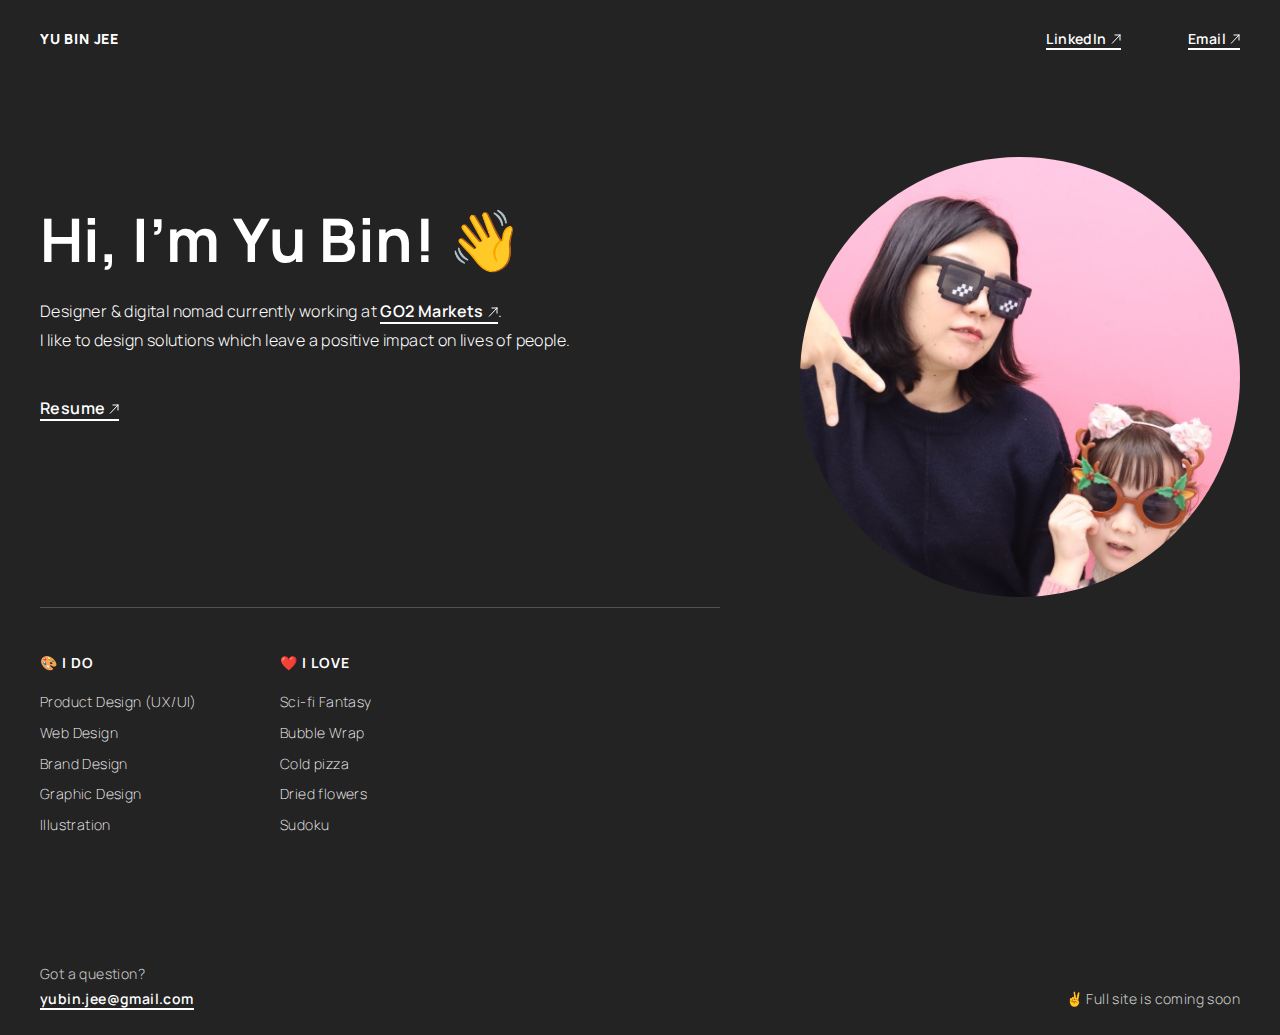
<file: index.html>
<!doctype html>
<html lang="en">

    <head>
        <title>Yu Bin Jee - UX Designer</title>
        <meta charset="utf-8">
        <meta name="viewport" content="width=device-width, initial-scale=1">
        <meta name="Description" content="UX designer & digital nomad currently working at GO2 Markets. I like to design solutions which leave a positive impact on lives of people.">

        <meta property="og:title" content="Yu Bin Jee - UX Designer">
        <meta property="og:description" content="UX designer & digital nomad currently working at GO2 Markets. I like to design solutions which leave a positive impact on lives of people.">

        <!-- favicon -->
        <link rel="apple-touch-icon" sizes="180x180" href="assets/icon/favicon_io/apple-touch-icon.png">
        <link rel="icon" type="image/png" sizes="32x32" href="assets/icon/favicon_io/favicon-32x32.png">
        <link rel="icon" type="image/png" sizes="16x16" href="assets/icon/favicon_io/favicon-16x16.png">
        <link rel="manifest" href="/site.webmanifest">

        <!-- stylesheet -->
        <link rel="stylesheet" type="text/css" href="css/new.css">

        <!-- Google Font -->
        <link rel="preconnect" href="https://fonts.googleapis.com">
        <link rel="preconnect" href="https://fonts.gstatic.com" crossorigin>
        <link href="https://fonts.googleapis.com/css2?family=Manrope:wght@200;300;400;500;600;700;800&display=swap" rel="stylesheet">

        <!-- Global site tag (gtag.js) - Google Analytics-->
        <script async src="https://www.googletagmanager.com/gtag/js?id=UA-143261376-1"></script>
        <script>
        window.dataLayer = window.dataLayer || [];
        function gtag(){dataLayer.push(arguments);}
        gtag('js', new Date());
        gtag('config', 'UA-143261376-1');
        </script>

    </head>

    <body>
      <header class="container">
        <a href="index.html" class="logo">Yu Bin Jee</a>
        <div>
          <a href="https://www.linkedin.com/in/yubinjee/" target="_blank" title="Visit my LinkedIn page" class="link-arrow social">LinkedIn</a>
          <a href="mailto:yubin.jee@gmail.com" title="Send an email to me" class="link-arrow social">Email</a>
        </div>
      </header>
        
      <main class="container">
        <div class="text-container">

          <section>
            <h1>Hi, I’m Yu Bin! <span class="hand">👋</span></h1>
            <p class="subtitle">Designer & digital nomad currently working at <a class="link-arrow" href="https://go2-markets.com/" target="_blank" title="Visit website of GO2 Markets">GO2 Markets</a>. <span class="is--hidden-mobile"><br></span>I like to design solutions which leave a positive impact on lives of people.</p>
            <a href="assets/files/yubinjee-resume.pdf" target="_blank" title="View my resume" class="link-arrow">Resume</a>
          </section>

          <section class="has--top-border">
            <ul class="list-wrapper">
              <li><span class="cap-title">🎨 I do</span>
                <ul>
                  <li>Product Design (UX/UI)</li>
                  <li>Web Design</li>
                  <li>Brand Design</li>
                  <li>Graphic Design</li>            
                  <li>Illustration</li>
                </ul>
              </li>
              <li><span class="cap-title">❤️ I love</span>
                <ul>
                  <li>Sci-fi Fantasy</li>
                  <li>Bubble Wrap</li>
                  <li>Cold pizza</li>
                  <li>Dried flowers</li>
                  <li>Sudoku</li>
                </ul>
              </li>
            </ul>
          </section>
          
        </div>

        <div class="img-container">
          <picture>
            <source srcset="assets/img/yubinjee.jpeg" media="(max-width: 1024px)">
            <source srcset="assets/img/yubinjee.jpeg" media="(min-width: 1025px)">
            <img src="assets/img/yubinjee.jpeg" class="img" alt="Photo of me" />            
          </picture>
        </div>

      </main>

      <footer class="container">
        <section>
          <p>Got a question?</p>
          <a href="mailto:yubin.jee@gmail.com" title="Send an email to me">yubin.jee@gmail.com</a>
        </section>
        <section>
          <p>✌️ Full site is coming soon</p>
        </section>       
      </footer>

    </body>

</html>
</file>
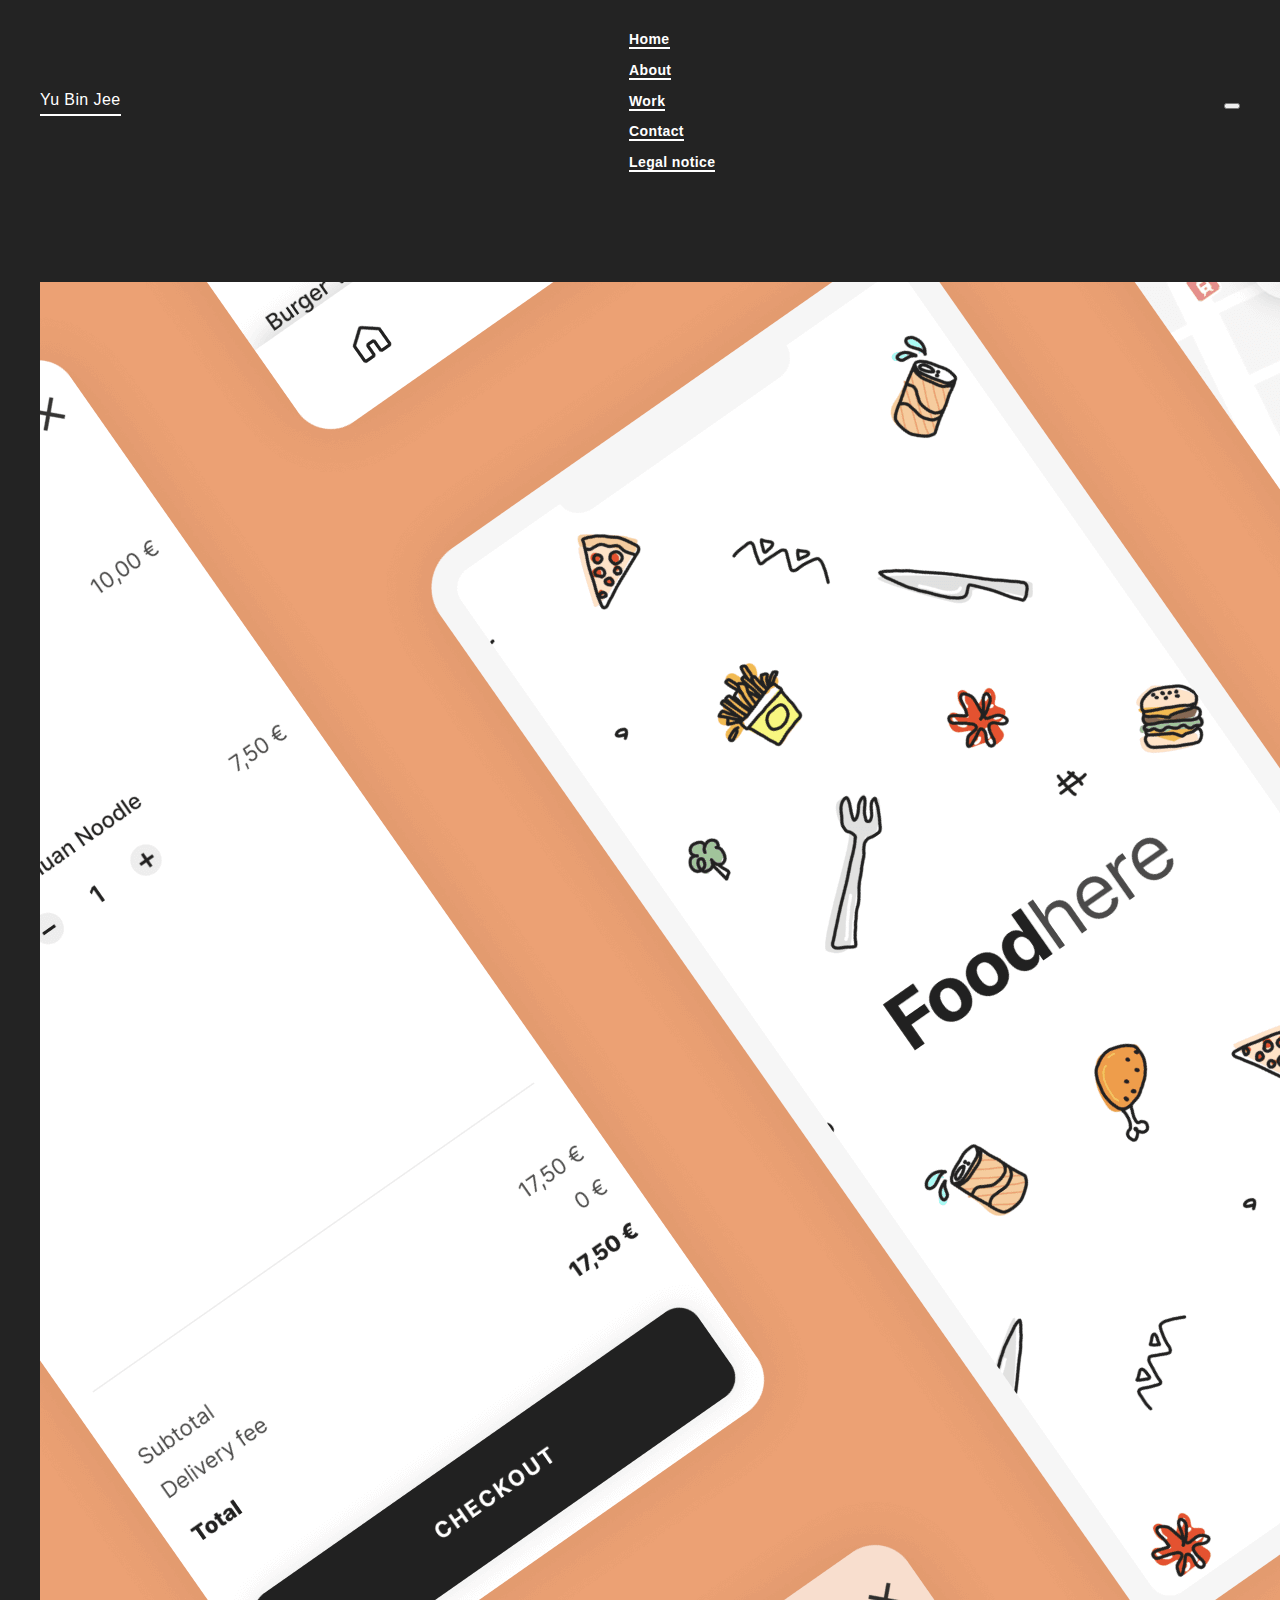
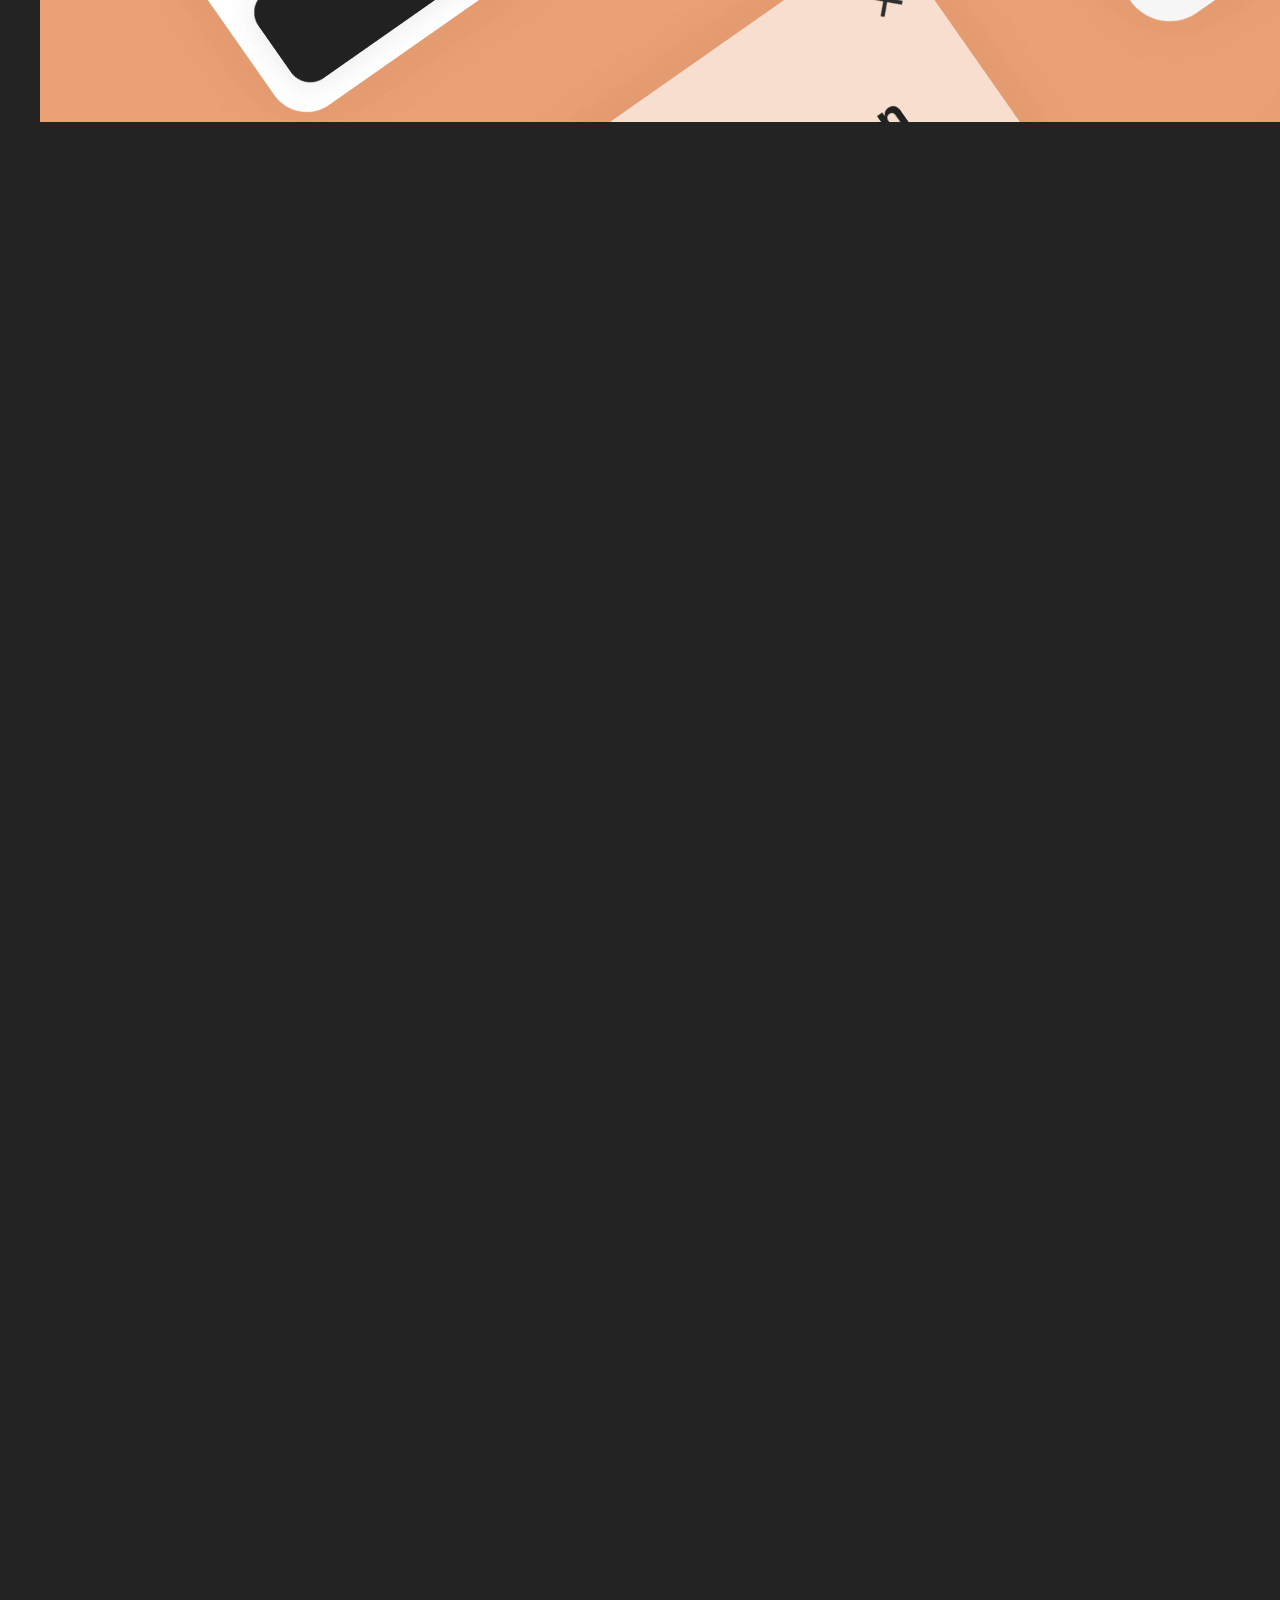
<file: foodhere.html>
<!doctype html>
<html lang="en">

    <head>
        <title>Project: Foodhere</title>
        <meta charset="utf-8">
        <meta name="viewport" content="width=device-width, initial-scale=1">
        <meta name="Description" content="Designer based in Berlin and who loves building things that live on the internet.">

        <meta property="og:title" content="Project: Foodhere">
        <meta property="og:description" content="Designer based in Berlin and who loves building things that live on the internet.">
        <meta property="og:image" content="assets/img/preview.png">

        <!-- favicon -->
        <link rel="apple-touch-icon" sizes="180x180" href="assets/icon/favicon_io/apple-touch-icon.png">
        <link rel="icon" type="image/png" sizes="32x32" href="assets/icon/favicon_io/favicon-32x32.png">
        <link rel="icon" type="image/png" sizes="16x16" href="assets/icon/favicon_io/favicon-16x16.png">
        <link rel="manifest" href="/site.webmanifest">

        <!-- stylesheet -->
        <link rel="stylesheet" type="text/css" href="css/main.css">

        <!-- Global site tag (gtag.js) - Google Analytics -->
        <script async src="https://www.googletagmanager.com/gtag/js?id=UA-143261376-1"></script>
        <script>
        window.dataLayer = window.dataLayer || [];
        function gtag(){dataLayer.push(arguments);}
        gtag('js', new Date());
        gtag('config', 'UA-143261376-1');
        </script>

    </head>

    <body class="yb_project-page__foodhere">

        <header class="yb_container yb_header" id="myHeader">

            <!-- Logo -->
            <a href="index.html" class="yb_header-global__logo" title="Homepage">
                <p class="yb_header-global__logo-name">Yu Bin Jee</p>
            </a>

            <!-- Navigation -->
            <nav class="yb_navigation-global" role="navigation">
                <ul class="yb_navigation-global__list">
                    <li class="yb_navigation-global__list-item">
                        <a class="yb_navigation-global__list-item-link" href="index.html" title="Homepage">
                            Home
                        </a>
                    </li>
                    <li class="yb_navigation-global__list-item">
                        <a class="yb_navigation-global__list-item-link" href="index.html#about" title="About me">
                            About
                        </a>
                    </li>
                    <li class="yb_navigation-global__list-item">
                        <a class="yb_navigation-global__list-item-link" href="index.html#work" title="Recent projects">
                            Work
                        </a>
                    </li>
                    <li class="yb_navigation-global__list-item">
                        <a class="yb_navigation-global__list-item-link" href="index.html#contact" title="Contact me">
                            Contact
                        </a>
                    </li>
                    <li class="yb_navigation-global__list-item">
                        <a class="yb_navigation-global__list-item-link" href="legal.html" title="Legal notice">
                            Legal notice
                        </a>
                    </li>
                </ul>
        </nav>

            <div class="yb_navigation-mobile">
                <div class="yb_navigation-mobile__line"></div>
                <div class="yb_navigation-mobile__line"></div>
                <button class="yb_navigation-mobile__button" role="button" aria-label="Open and close the navigation menu" id="nav-menu-toggle"></button>
                    
            </div>

        </header>

        <main role="main" id="mainContent">

            <!-- Thumbnail -->
            <section class="yb_container__fluid yb_section-thumbnail">
                <div class="yb_section-thumbnail__img-container">
                    <!-- img size: 
                            $breakpointExtraSmall (0-599): max. 599 * 400
                            $breakpointSmall (600-1023): max. 1023 * 400
                            $breakpointMedium (1024-1440) max. 1440 * 560
                        -->
                    <picture>
                        <source srcset="assets/img/projects/foodhere/thumbnail/Big/foodhere_thumbnail_599x480.png" media="(max-width: 599px)">
                        <source srcset="assets/img/projects/foodhere/thumbnail/Big/foodhere_thumbnail_1023x640.png" media="(max-width: 1023px)">
                        <source srcset="assets/img/projects/foodhere/thumbnail/Big/foodhere_thumbnail_1440x720.png" media="(min-width: 1024px)">
                        <img src="assets/img/projects/foodhere/thumbnail/Big/foodhere_thumbnail_1440x720.png" class="yb_section-thumbnail__img-container__img" alt="Screenshots of Foodhere Mobile App" />
                    </picture>
                    <div class="yb_section-thumbnail__img-overlay">
                    </div>
                </div>
            </section>

            <!-- Brief --->
            <section class="yb_container yb_section-brief">

                <div class="col-xs-12 col-s-9 col-s-offset-3 col-sm-7 col-md-6 col-md-offset-4 col-lg-7 col-lg-offset-3 yb_section-brief__headline-container">
                    <h1 class="yb_section-brief__project-title">
                        Foodhere
                    </h1>
                    <h2 class="yb_section-brief__project-slogan">
                        Food Delivery App
                    </h2>
                </div>

                <div class="col-xs-12 col-s-2 col-sm-offset-1 col-md-3 col-md-offset-1 yb_section-brief__notes-container">
                    <div class="yb_section-brief__notes">
                        <h3 class="yb_section-brief__notes-headline">
                            Year
                        </h3>
                        <p class="yb_section-brief__notes-paragraph">
                            2020
                        </p>
                    </div>
                    <div class="yb_section-brief__notes">
                        <h3 class="yb_section-brief__notes-headline">
                            Team
                        </h3>
                        <div>
                            <p class="yb_section-brief__notes-paragraph">
                                Yu Bin Jee
                            </p>
                        </div>
                    </div>
                    <div class="yb_section-brief__notes">
                        <h3 class="yb_section-brief__notes-headline">
                            Role
                        </h3>
                        <p class="yb_section-brief__notes-paragraph">
                            UX/UI, illustration
                        </p>
                    </div>
                </div>

                <div class="col-xs-12 col-s-9 col-s-offset-3 col-sm-7 col-md-6 col-md-offset-4 col-lg-7 col-lg-offset-3 yb_section-brief__text-container">
                    <p>
                        This is not a real project which I did just for a little bit fun.
                        <br>I designed an UI for food delivery mobile app and added some food illustrations.
                        <br>This app should help users to browse through many different restaurants and have food conveniently delivered to their home.
                        <br>With the live tracking feature the users can track their order and communicate the courier if needed.
                    </p>

                </div>
            </section>

            <!-- Content --->
            <section class="yb_container yb_section-content">
                <div class="col-xs-12 col-sm-11 col-md-11 yb_section-content__img-container">
                    <img src="assets/img/projects/foodhere/mobile/foodhere_splash-screen.png" class="yb_section-content__img" alt="Screenshot of splash screen of Foodhere mobile app" />
                </div>
                <div class="col-xs-12 col-sm-11 col-md-11 yb_section-content__img-container">
                    <img src="assets/img/projects/foodhere/mobile/foodhere_home.png" class="yb_section-content__img" alt="Screenshots of home and product pages of Foodhere mobile appp" />
                </div>
                <div class="col-xs-12 col-sm-11 col-md-11 yb_section-content__img-container">
                    <img src="assets/img/projects/foodhere/mobile/foodhere_order.png" class="yb_section-content__img" alt="Screenshots of order process of Foodhere mobile app" />
                </div>
            </section>

            <!-- Next -->
            <section class="yb_container yb_section-work" id="next">
                <div class="col-xs-12 col-s-6 col-sm-8 col-lg-8">
                    <h2 class="yb_section-headline">Next</h2>
                </div>
                <article class="yb_row yb_section-work__project" id="talentroad">
                    <div class="col-xs-12 col-sm-5 yb_img-container__dynamic">
                        <a href="talentroad.html" class="yb_img-container__link__dynamic" title="Project Talentroad">
                            <!-- img size: $breakpointLarge (960-1440) max. 658 * 560 (439 * 374) -->                      
                                <img src="assets/img/projects/talentroad/thumbnail/talentroad_thumbnail_540x373.png" class="yb_img-container__img__dynamic" alt="Screenshot of Talentroad Homepage" />
                        </a>
                    </div>
                    <div class="col-xs-10 col-s-6 col-sm-3 col-sm-offset-1 yb_section-work__project-text-container">
                        <a class="yb_section-work__project-link" href="talentroad.html" title="Project Talentroad">
                            <h3 class="yb_section-work__project-headline">
                                Talentroad
                            </h3>
                            <h4 class="yb_section-work__project-paragraph">
                                Great talents deserve great companies
                            </h4>
                            <div class="yb_button yb_section-work__project-button">
                                <div class="pulsating-circle"></div>View project
                            </div>
                        </a>
                    </div>
                </article> 
            </section>
            
            <!-- footer -->
            <footer class="yb_container yb_footer-global" id="footer">
                <div class="col-xs-12 col-s-10 yb_footer-global__text-container">
                    <p class="yb_footer-global__paragraph">
                        Designed & Built by Yu Bin Jee
                    </p>
                    <p class="yb_footer-global__copyright-note">
                        © 2019 Yu Bin Jee
                    </p>
                </div>
                <a class="col-xs-12 col-s-2 yb_footer-global__navigation-item" href="legal.html" title="Legal notice">
                    Legal notice
                </a>
            </footer>      

        </main>

        <script type="text/javascript" src="js/navigation.js"></script>

    </body>

</html>
</file>
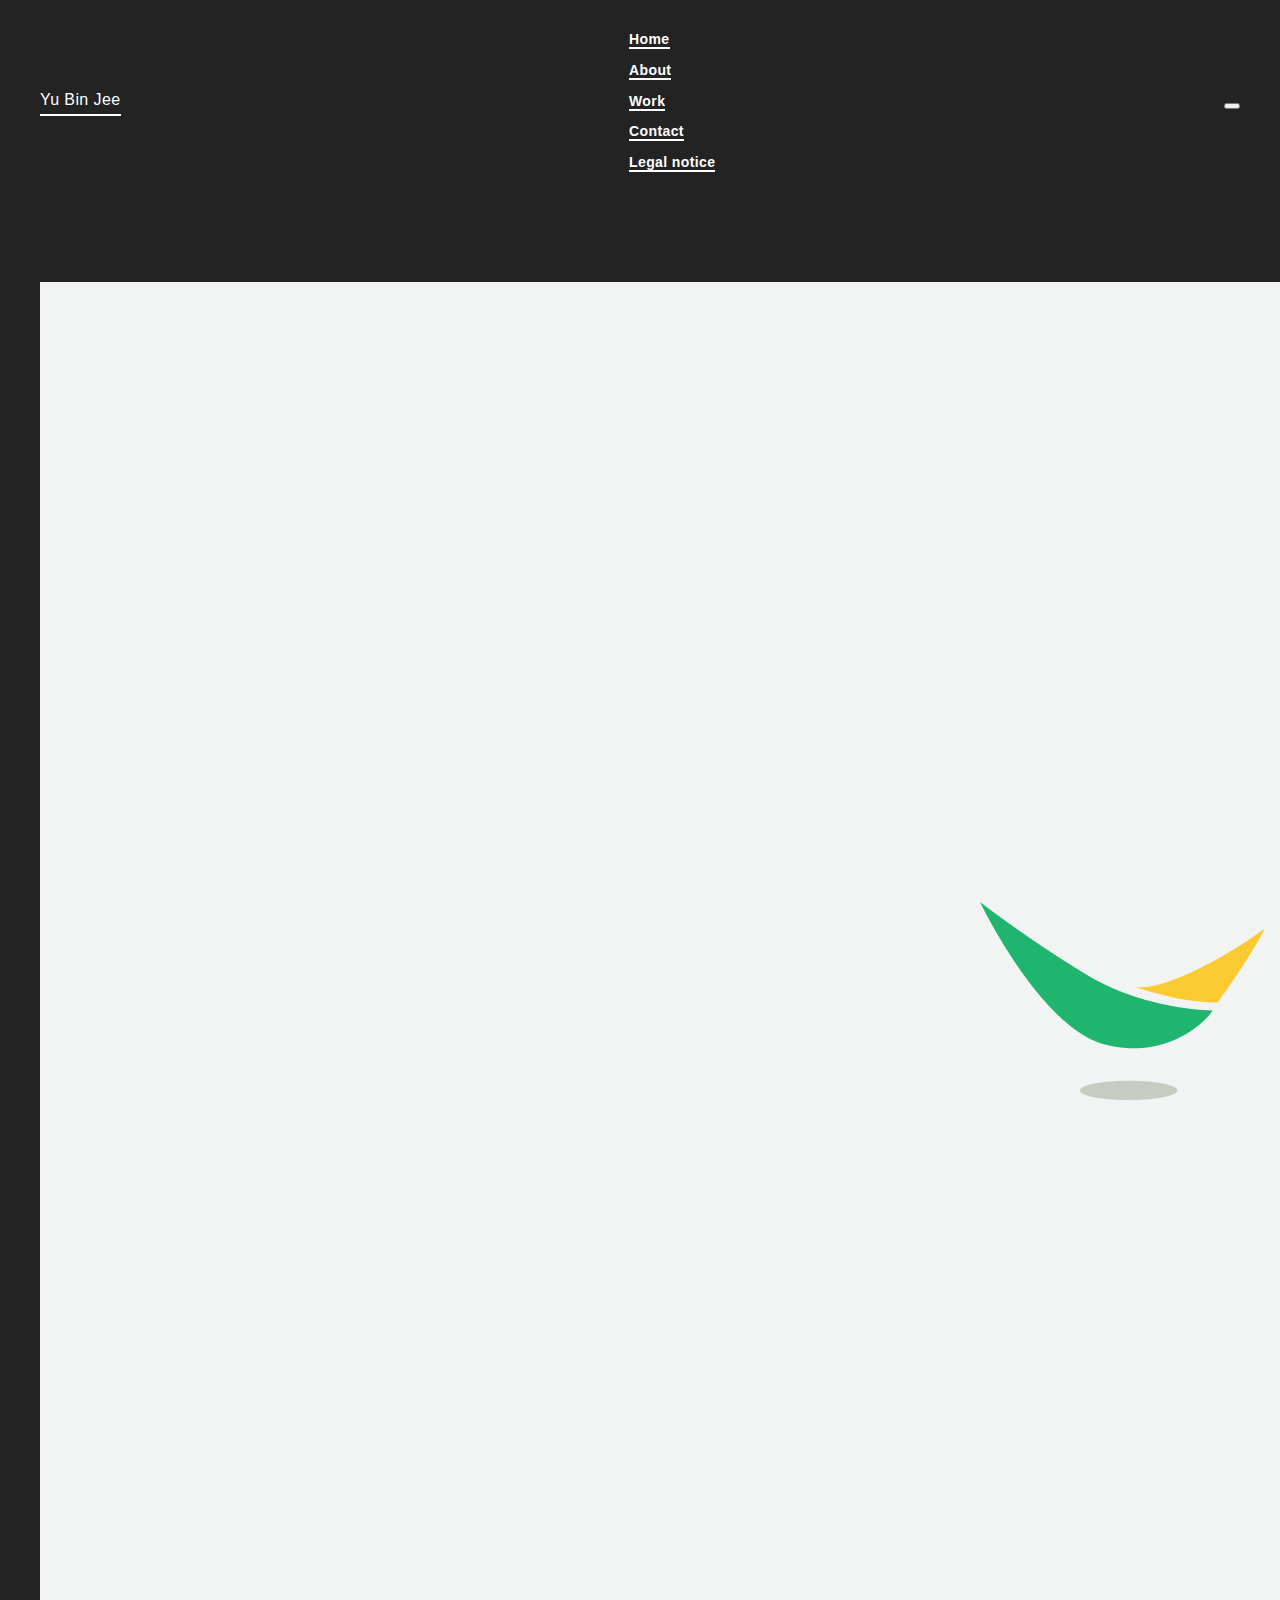
<file: hammoc.html>
<!doctype html>
<html lang="en">

    <head>
        <title>Project: Hammoc</title>
        <meta charset="utf-8">
        <meta name="viewport" content="width=device-width, initial-scale=1">
        <meta name="Description" content="Designer based in Berlin and who loves building things that live on the internet.">

        <meta property="og:title" content="Project: Hammoc">
        <meta property="og:description" content="Designer based in Berlin and who loves building things that live on the internet.">
        <meta property="og:image" content="assets/img/preview.png">

        <!-- favicon -->
        <link rel="apple-touch-icon" sizes="180x180" href="assets/icon/favicon_io/apple-touch-icon.png">
        <link rel="icon" type="image/png" sizes="32x32" href="assets/icon/favicon_io/favicon-32x32.png">
        <link rel="icon" type="image/png" sizes="16x16" href="assets/icon/favicon_io/favicon-16x16.png">
        <link rel="manifest" href="/site.webmanifest">

        <!-- stylesheet -->
        <link rel="stylesheet" type="text/css" href="css/main.css">

        <!-- Global site tag (gtag.js) - Google Analytics -->
        <script async src="https://www.googletagmanager.com/gtag/js?id=UA-143261376-1"></script>
        <script>
        window.dataLayer = window.dataLayer || [];
        function gtag(){dataLayer.push(arguments);}
        gtag('js', new Date());
        gtag('config', 'UA-143261376-1');
        </script>

    </head>

    <body class="yb_project-page__hammoc">

        <header class="yb_container yb_header" id="myHeader">

            <!-- Logo -->
            <a href="index.html" class="yb_header-global__logo" title="Homepage">
                <p class="yb_header-global__logo-name">Yu Bin Jee</p>
            </a>

            <!-- Navigation -->
            <nav class="yb_navigation-global" role="navigation">
                <ul class="yb_navigation-global__list">
                    <li class="yb_navigation-global__list-item">
                        <a class="yb_navigation-global__list-item-link" href="index.html" title="Homepage">
                            Home
                        </a>
                    </li>
                    <li class="yb_navigation-global__list-item">
                        <a class="yb_navigation-global__list-item-link" href="index.html#about" title="About me">
                            About
                        </a>
                    </li>
                    <li class="yb_navigation-global__list-item">
                        <a class="yb_navigation-global__list-item-link" href="index.html#work" title="Recent projects">
                            Work
                        </a>
                    </li>
                    <li class="yb_navigation-global__list-item">
                        <a class="yb_navigation-global__list-item-link" href="index.html#contact" title="Contact me">
                            Contact
                        </a>
                    </li>
                    <li class="yb_navigation-global__list-item">
                        <a class="yb_navigation-global__list-item-link" href="legal.html" title="Legal notice">
                            Legal notice
                        </a>
                    </li>
                </ul>
        </nav>

            <div class="yb_navigation-mobile">
                <div class="yb_navigation-mobile__line"></div>
                <div class="yb_navigation-mobile__line"></div>
                <button class="yb_navigation-mobile__button" role="button" aria-label="Open and close the navigation menu" id="nav-menu-toggle"></button>
                    
            </div>

        </header>

        <main role="main" id="mainContent">

            <!-- Thumbnail -->
            <section class="yb_container__fluid yb_section-thumbnail">
                <div class="yb_section-thumbnail__img-container">
                    <!-- img size: 
                            $breakpointExtraSmall (0-599): max. 599 * 400
                            $breakpointSmall (600-1023): max. 1023 * 400
                            $breakpointMedium (1024-1440) max. 1440 * 560
                        -->
                    <picture>
                        <source srcset="assets/img/projects/hammoc/thumbnail/big/hammoc_thumbnail_599x480.jpg" media="(max-width: 599px)">
                        <source srcset="assets/img/projects/hammoc/thumbnail/big/hammoc_thumbnail_1023x640.jpg" media="(max-width: 1023px)">
                        <source srcset="assets/img/projects/hammoc/thumbnail/big/hammoc_thumbnail_1440x720.jpg" media="(min-width: 1024px)">
                        <img src="assets/img/projects/hammoc/thumbnail/big/hammoc_thumbnail_1440x720.jpg" class="yb_section-thumbnail__img-container__img" alt="hammoc logo" />
                    </picture>
                    <div class="yb_section-thumbnail__img-overlay">
                    </div>
                </div>
            </section>

            <!-- Brief --->
            <section class="yb_container yb_section-brief">

                <div class="col-xs-12 col-s-9 col-s-offset-3 col-sm-7 col-md-6 col-md-offset-4 col-lg-7 col-lg-offset-3 yb_section-brief__headline-container">
                    <h1 class="yb_section-brief__project-title">
                        hammoc
                    </h1>
                    <h2 class="yb_section-brief__project-slogan">
                        All your links saved in one place
                    </h2>
                </div>

                <div class="col-xs-12 col-s-2 col-sm-offset-1 col-md-3 col-md-offset-1 yb_section-brief__notes-container">
                    <div class="yb_section-brief__notes">
                        <h3 class="yb_section-brief__notes-headline">
                            Year
                        </h3>
                        <p class="yb_section-brief__notes-paragraph">
                            2019 - 2020
                        </p>
                    </div>
                    <div class="yb_section-brief__notes">
                        <h3 class="yb_section-brief__notes-headline">
                            Team
                        </h3>
                        <div>
                            <p class="yb_section-brief__notes-paragraph">
                                Yu Bin Jee
                            </p>
                            <p class="yb_section-brief__notes-paragraph">
                                <a class="yb_link" href="https://de.linkedin.com/in/arnodirlam" target="_blank" title="LinkedIn profile of Arno Dirlam">Arno Dirlam</a>
                            </p>
                        </div>
                    </div>
                    <div class="yb_section-brief__notes">
                        <h3 class="yb_section-brief__notes-headline">
                            Role
                        </h3>
                        <p class="yb_section-brief__notes-paragraph">
                            Branding, UX/UI
                        </p>
                    </div>
                </div>

                <div class="col-xs-12 col-s-9 col-s-offset-3 col-sm-7 col-md-6 col-md-offset-4 col-lg-7 col-lg-offset-3 yb_section-brief__text-container">
                    <p>
                        Hammoc is an open source app to make all links you saved in your various accounts available and searchable at one place, automatically.
                        <br><br>
                        I am working on hammoc on ongoing basis and take responsibillity in all design process of hammoc.
                        
                        I designed the logo and developed a styleguide for hammoc. Currently we are working in UX strategy.
                        <br><br>
                        The work isn’t disclosed to the public yet.
                    </p>
                    <p class="yb_section-brief__notice">
                        * Notice: I am currently working on this project. Further information coming soon.
                    </p>

                </div>
            </section>

            <!-- Content --->
            <section class="yb_container yb_section-content">
                <div class="col-xs-12 col-sm-11 col-md-11 yb_section-content__img-container">
                    <img src="assets/img/projects/hammoc/styleguide/hammoc_styleguide__logo.png" class="yb_section-content__img" alt="hammoc logo" />
                </div>
                <div class="col-xs-12 col-sm-11 col-md-11 yb_section-content__img-container">
                    <!-- img size: 
                        $breakpointExtraSmall (0-599): max. 600 * 400
                        $breakpointSmall (600-1024): max. 1024 * 400
                        $breakpointMedium (1024-1440) max. 1440 * 560
                    -->
                    <picture>
                        <source srcset="assets/img/projects/hammoc/styleguide/hammoc_styleguide__value-green.png" media="(max-width: 599px)">
                        <source srcset="assets/img/projects/hammoc/styleguide/hammoc_styleguide__value-green.png" media="(max-width: 1023px)">
                        <source srcset="assets/img/projects/hammoc/styleguide/hammoc_styleguide__value-green.png" media="(min-width: 1024px)">
                        <img src="assets/img/projects/hammoc/styleguide/hammoc_styleguide__value-green.png" class="yb_section-content__img" alt="hammoc styleguide - value" />
                    </picture>
                </div>
                <div class="col-xs-12 col-sm-11 col-md-11 yb_section-content__img-container">
                    <!-- img size: 
                        $breakpointExtraSmall (0-599): max. 600 * 400
                        $breakpointSmall (600-1024): max. 1024 * 400
                        $breakpointMedium (1024-1440) max. 1440 * 560
                    -->
                    <picture>
                        <source srcset="assets/img/projects/hammoc/styleguide/hammoc_styleguide__value-yellow.png" media="(max-width: 599px)">
                        <source srcset="assets/img/projects/hammoc/styleguide/hammoc_styleguide__value-yellow.png" media="(max-width: 1023px)">
                        <source srcset="assets/img/projects/hammoc/styleguide/hammoc_styleguide__value-yellow.png" media="(min-width: 1024px)">
                        <img src="assets/img/projects/hammoc/styleguide/hammoc_styleguide__value-yellow.png" class="yb_section-content__img" alt="hammoc styleguide - value" />
                    </picture>
                </div>
                <div class="col-xs-12 col-sm-11 col-md-11 yb_section-content__img-container">
                    <!-- img size: 
                        $breakpointExtraSmall (0-599): max. 600 * 400
                        $breakpointSmall (600-1024): max. 1024 * 400
                        $breakpointMedium (1024-1440) max. 1440 * 560
                    -->
                    <picture>
                        <source srcset="assets/img/projects/hammoc/styleguide/hammoc_styleguide__value-orange.png" media="(max-width: 599px)">
                        <source srcset="assets/img/projects/hammoc/styleguide/hammoc_styleguide__value-orange.png" media="(max-width: 1023px)">
                        <source srcset="assets/img/projects/hammoc/styleguide/hammoc_styleguide__value-orange.png" media="(min-width: 1024px)">
                        <img src="assets/img/projects/hammoc/styleguide/hammoc_styleguide__value-orange.png" class="yb_section-content__img" alt="hammoc styleguide - value" />
                    </picture>
                </div>
            </section>

            <!-- Next -->
            <section class="yb_container yb_section-work" id="next">
                <div class="col-xs-12 col-s-6 col-sm-8 col-lg-8">
                    <h2 class="yb_section-headline">Next</h2>
                </div>
                <article class="yb_row yb_section-work__project" id="talentroad">
                    <div class="col-xs-12 col-sm-5 yb_img-container__dynamic">
                        <a href="foodhere.html" class="yb_img-container__link__dynamic" title="Project Foodhere">
                            <!-- img size: $breakpointLarge (960-1440) max. 658 * 560 (432 * 373) -->                      
                                <img src="assets/img/projects/foodhere/thumbnail/foodhere_thumbnail_540x373.png" class="yb_img-container__img__dynamic" alt="Screenshots of Foodhere Mobile App" />
                        </a>
                    </div>
                    <div class="col-xs-10 col-s-6 col-sm-3 col-sm-offset-1 yb_section-work__project-text-container">
                        <a class="yb_section-work__project-link" href="foodhere.html" title="Project Foodhere">
                            <h3 class="yb_section-work__project-headline">
                                Foodhere
                            </h3>
                            <h4 class="yb_section-work__project-paragraph">
                                Food Delivery App
                            </h4>
                            <div class="yb_button yb_section-work__project-button">
                                <div class="pulsating-circle"></div>View project
                            </div>
                        </a>
                    </div>
                </article> 
            </section>
            
            <!-- footer -->
            <footer class="yb_container yb_footer-global" id="footer">
                <div class="col-xs-12 col-s-10 yb_footer-global__text-container">
                    <p class="yb_footer-global__paragraph">
                        Designed & Built by Yu Bin Jee
                    </p>
                    <p class="yb_footer-global__copyright-note">
                        © 2019 Yu Bin Jee
                    </p>
                </div>
                <a class="col-xs-12 col-s-2 yb_footer-global__navigation-item" href="legal.html" title="Legal notice">
                    Legal notice
                </a>
            </footer>      

        </main>

        <script type="text/javascript" src="js/navigation.js"></script>

    </body>

</html>
</file>
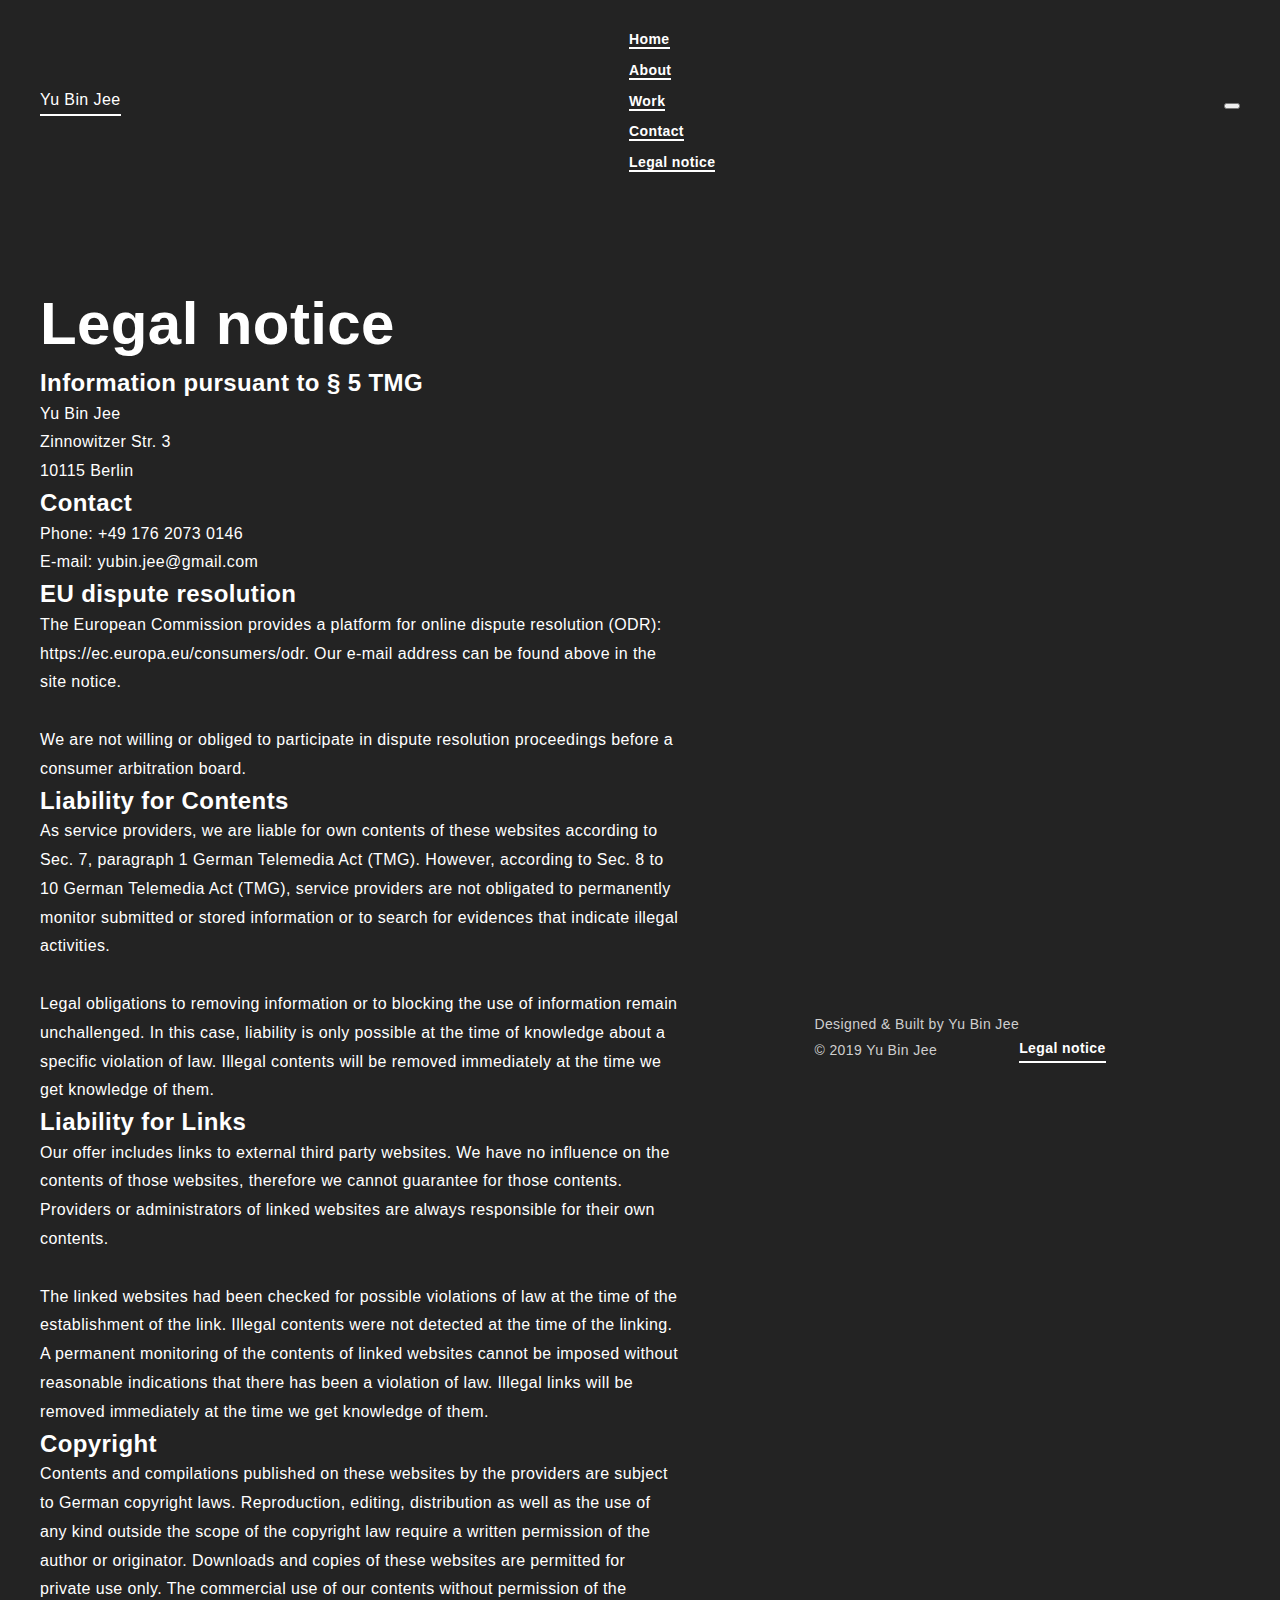
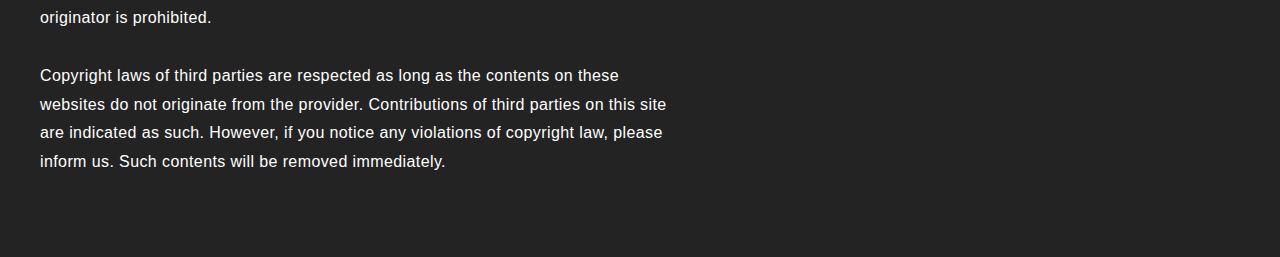
<file: legal.html>
<!doctype html>
<html lang="en">

    <head>
        <title>Yu Bin Jee - Designer based in Berlin</title>
        <meta charset="utf-8">
        <meta name="viewport" content="width=device-width, initial-scale=1">
        <meta name="Description" content="Designer based in Berlin and who loves building things that live on the internet.">

        <meta property="og:title" content="Yu Bin Jee - Designer based in Berlin">
        <meta property="og:description" content="Designer based in Berlin and who loves building things that live on the internet.">
        <meta property="og:image" content="assets/img/og-img/preview.png">

        <!-- favicon -->
        <link rel="apple-touch-icon" sizes="180x180" href="assets/icon/favicon_io/apple-touch-icon.png">
        <link rel="icon" type="image/png" sizes="32x32" href="assets/icon/favicon_io/favicon-32x32.png">
        <link rel="icon" type="image/png" sizes="16x16" href="assets/icon/favicon_io/favicon-16x16.png">
        <link rel="manifest" href="/site.webmanifest">

        <!-- stylesheet -->
        <link rel="stylesheet" type="text/css" href="css/main.css">

        <!-- Global site tag (gtag.js) - Google Analytics -->
        <script async src="https://www.googletagmanager.com/gtag/js?id=UA-143261376-1"></script>
        <script>
        window.dataLayer = window.dataLayer || [];
        function gtag(){dataLayer.push(arguments);}
        gtag('js', new Date());
        gtag('config', 'UA-143261376-1');
        </script>

    </head>

    <body>

        <header class="yb_container yb_header" id="myHeader">

            <!-- Logo -->
            <a href="index.html" class="yb_header-global__logo" title="Homepage">
                <p class="yb_header-global__logo-name">Yu Bin Jee</p>
            </a>

            <!-- Navigation -->
            <nav class="yb_navigation-global" role="navigation">
                <ul class="yb_navigation-global__list">
                    <li class="yb_navigation-global__list-item">
                        <a class="yb_navigation-global__list-item-link" href="index.html" title="Homepage">
                            Home
                        </a>
                    </li>
                    <li class="yb_navigation-global__list-item">
                        <a class="yb_navigation-global__list-item-link" href="index.html#about" title="About me">
                            About
                        </a>
                    </li>
                    <li class="yb_navigation-global__list-item">
                        <a class="yb_navigation-global__list-item-link" href="index.html#work" title="Recent projects">
                            Work
                        </a>
                    </li>
                    <li class="yb_navigation-global__list-item">
                        <a class="yb_navigation-global__list-item-link" href="index.html#contact" title="Contact me">
                            Contact
                        </a>
                    </li>
                    <li class="yb_navigation-global__list-item">
                        <a class="yb_navigation-global__list-item-link" href="#" title="Legal notice">
                            Legal notice
                        </a>
                    </li>
                </ul>
        </nav>

            <div class="yb_navigation-mobile">
                <div class="yb_navigation-mobile__line"></div>
                <div class="yb_navigation-mobile__line"></div>
                <button class="yb_navigation-mobile__button" role="button" aria-label="Open and close the navigation menu" id="nav-menu-toggle"></button>
                    
            </div>

        </header>

        <main role="main" id="mainContent">

            <section class="yb_container yb_section-legal">
                <div class="col-xs-12 col-s-10 col-sm-8 col-md-7 yb_section-legal__text-container">

                    <h1>Legal notice</h1>
                    <h2>Information pursuant to § 5 TMG</h2>
                    <p>
                        Yu Bin Jee
                        <br>Zinnowitzer Str. 3
                        <br>10115 Berlin
                    </p>

                    <h2>Contact</h2>
                    <p><b>Phone:</b> +49 176 2073 0146<br><b>E-mail:</b> yubin.jee@gmail.com</p>

                    <h2>EU dispute resolution</h2>
                    <p>
                        The European Commission provides a platform for online dispute resolution (ODR): https://ec.europa.eu/consumers/odr. Our e-mail address can be found above in the site notice.
                        <br><br>We are not willing or obliged to participate in dispute resolution proceedings before a consumer arbitration board.
                    </p>

                    <h2>Liability for Contents</h2>
                    <p>
                        As service providers, we are liable for own contents of these websites according to Sec. 7, paragraph 1 German Telemedia Act (TMG). However, according to Sec. 8 to 10 German Telemedia Act (TMG), service providers are not obligated to permanently monitor submitted or stored information or to search for evidences that indicate illegal activities.
                        <br><br>Legal obligations to removing information or to blocking the use of information remain unchallenged. In this case, liability is only possible at the time of knowledge about a specific violation of law. Illegal contents will be removed immediately at the time we get knowledge of them.
                    </p>

                    <h2>Liability for Links</h2>
                    <p>
                        Our offer includes links to external third party websites. We have no influence on the contents of those websites, therefore we cannot guarantee for those contents. Providers or administrators of linked websites are always responsible for their own contents.
                        <br><br>The linked websites had been checked for possible violations of law at the time of the establishment of the link. Illegal contents were not detected at the time of the linking. A permanent monitoring of the contents of linked websites cannot be imposed without reasonable indications that there has been a violation of law. Illegal links will be removed immediately at the time we get knowledge of them.
                    </p>

                    <h2>Copyright</h2>
                    <p>
                        Contents and compilations published on these websites by the providers are subject to German copyright laws. Reproduction, editing, distribution as well as the use of any kind outside the scope of the copyright law require a written permission of the author or originator. Downloads and copies of these websites are permitted for private use only. The commercial use of our contents without permission of the originator is prohibited.
                        <br><br>Copyright laws of third parties are respected as long as the contents on these websites do not originate from the provider. Contributions of third parties on this site are indicated as such. However, if you notice any violations of copyright law, please inform us. Such contents will be removed immediately.
                    </p>

                </div>

            </section>

            <!-- footer -->
            <footer class="yb_container yb_footer-global" id="footer">
                <div class="col-xs-12 col-s-10 yb_footer-global__text-container">
                    <p class="yb_footer-global__paragraph">
                        Designed & Built by Yu Bin Jee
                    </p>
                    <p class="yb_footer-global__copyright-note">
                        © 2019 Yu Bin Jee
                    </p>
                </div>
                <a class="col-xs-12 col-s-2 yb_footer-global__navigation-item" href="#" title="LLegal notice">
                    Legal notice
                </a>
            </footer>      

        </main>

        <script type="text/javascript" src="js/navigation.js"></script>

    </body>

</html>
</file>
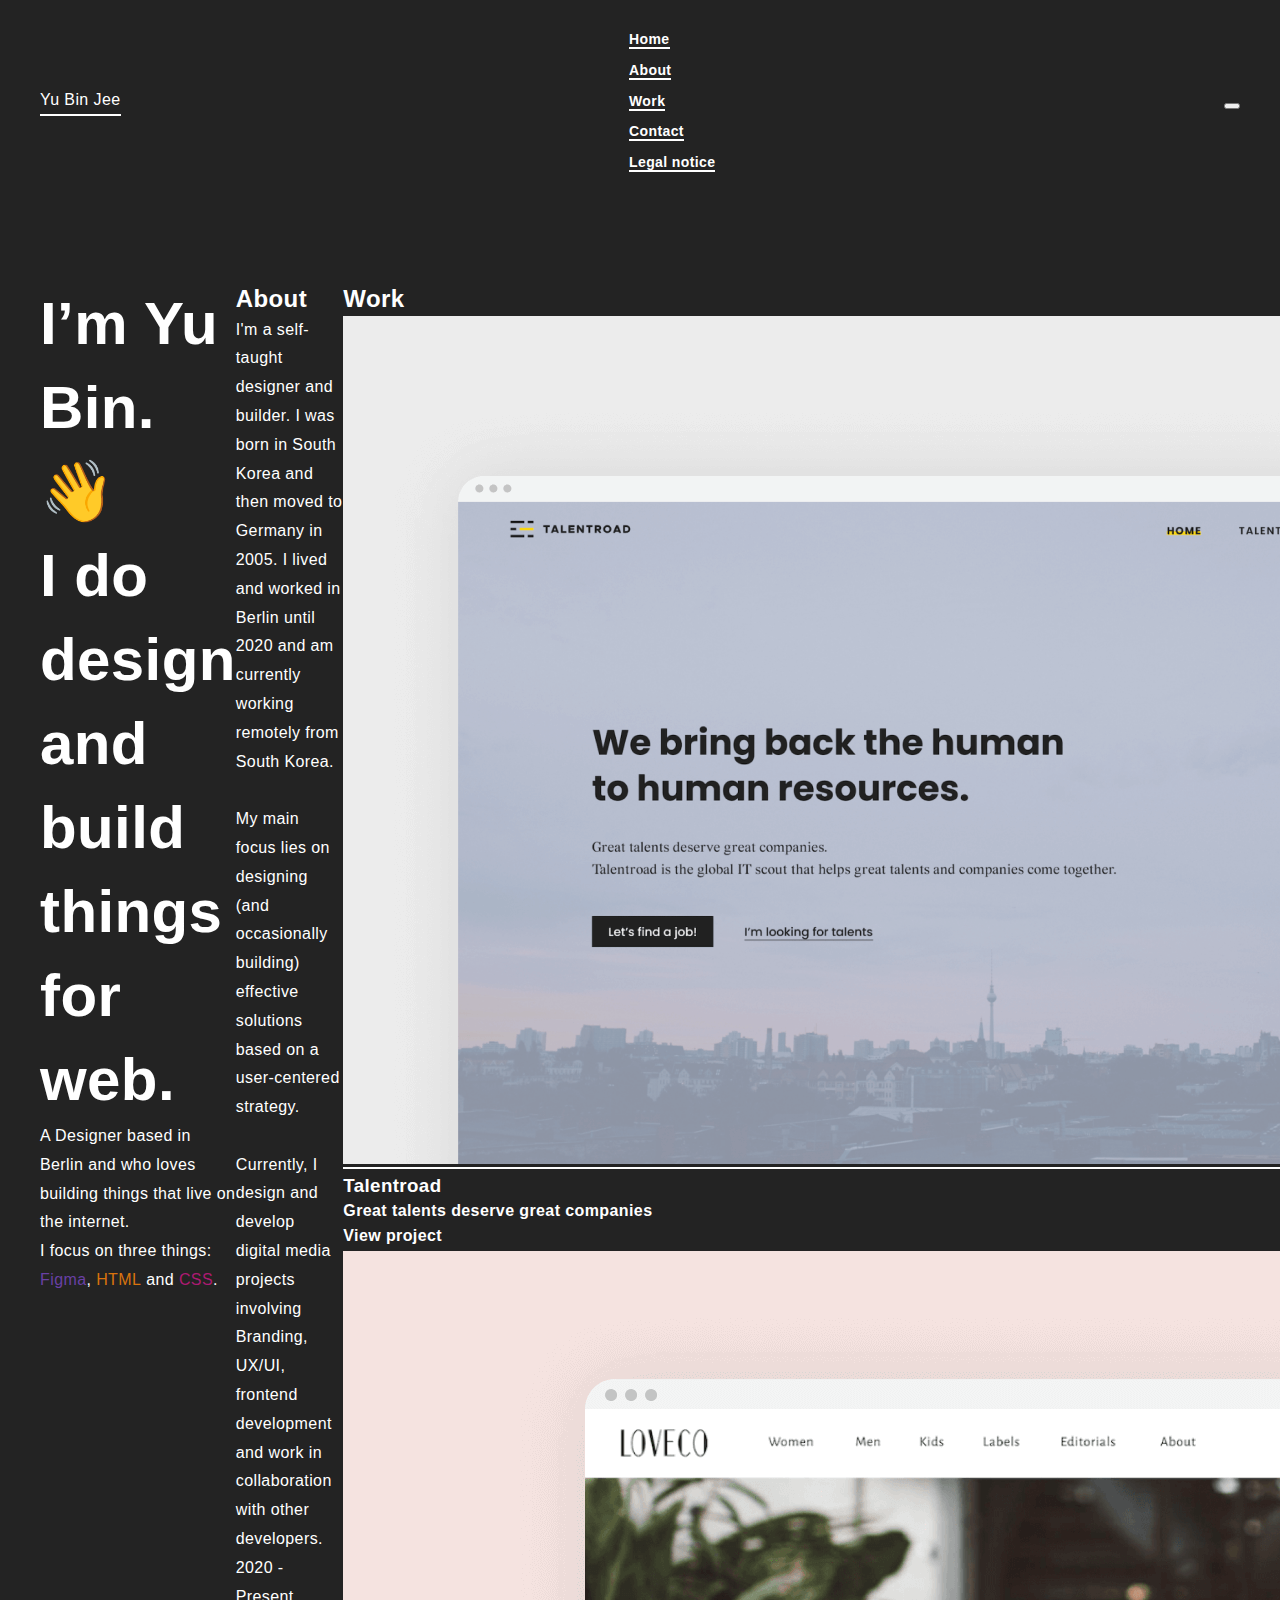
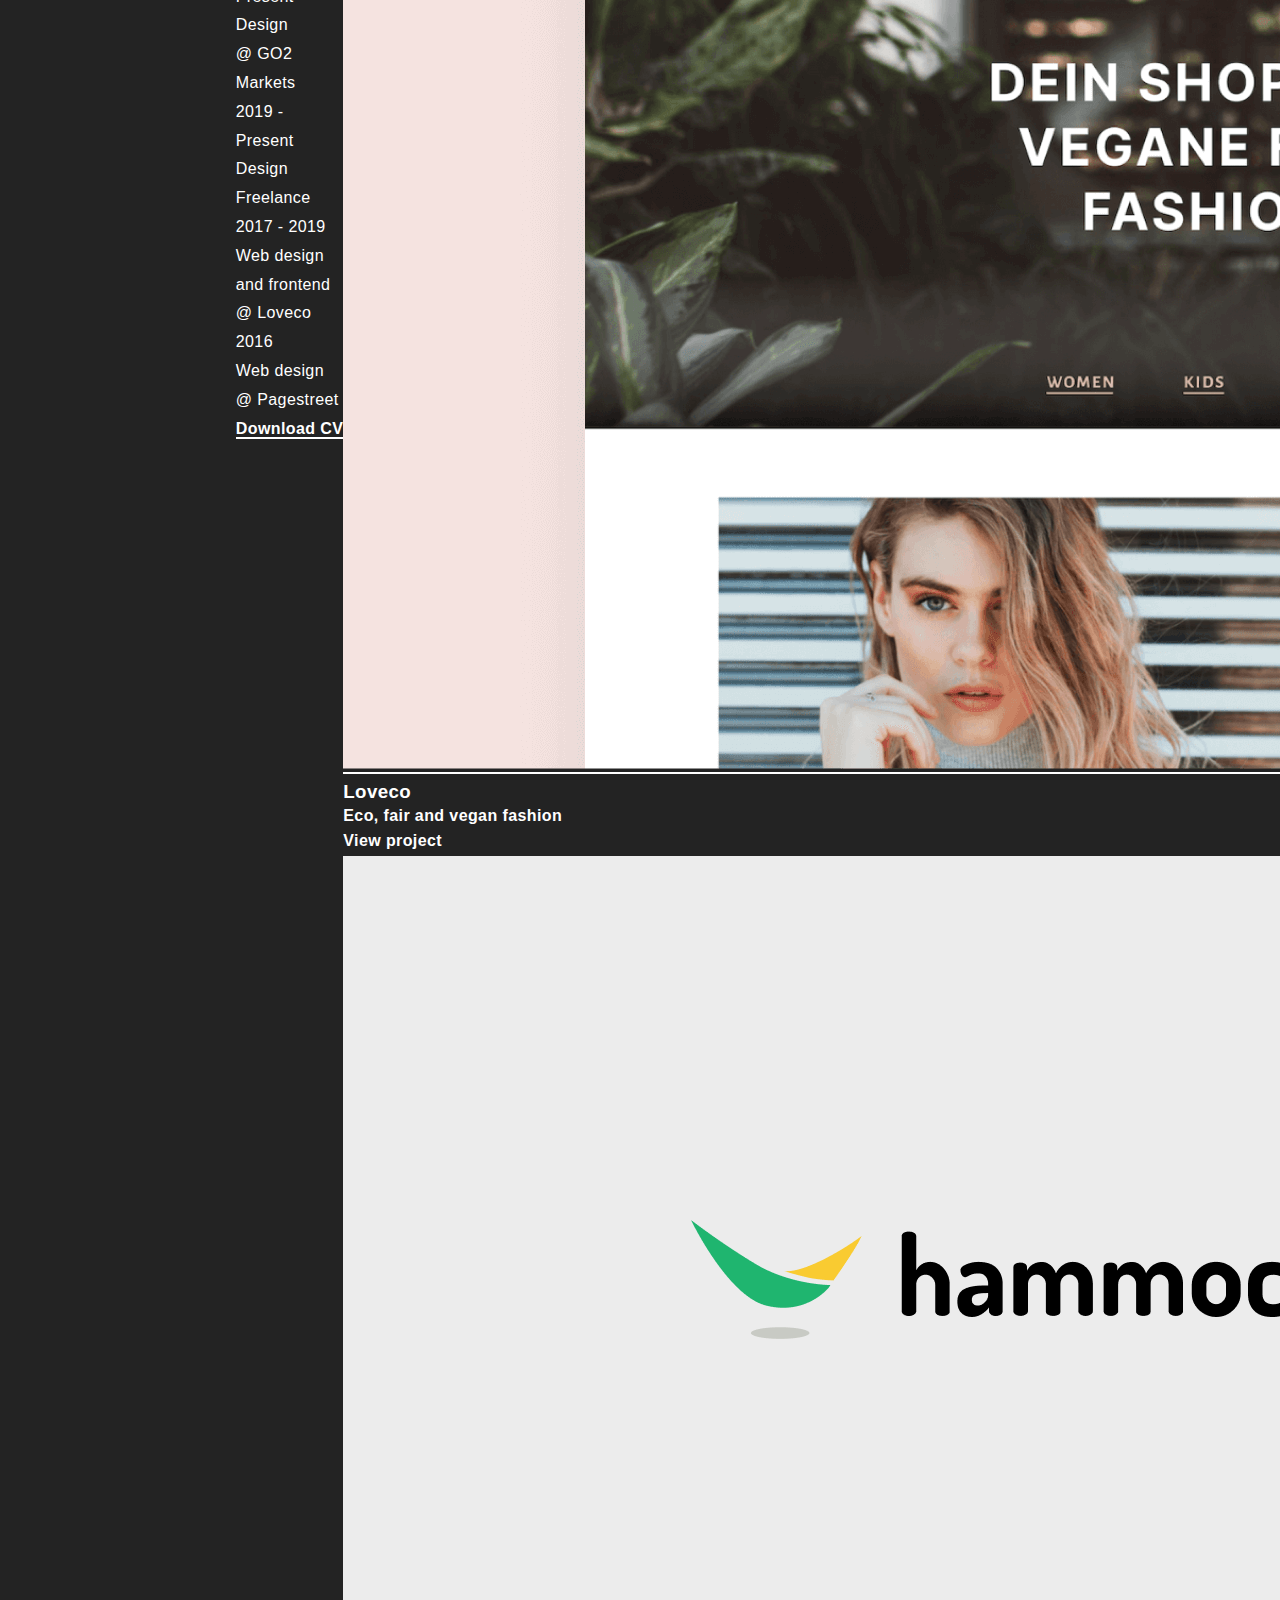
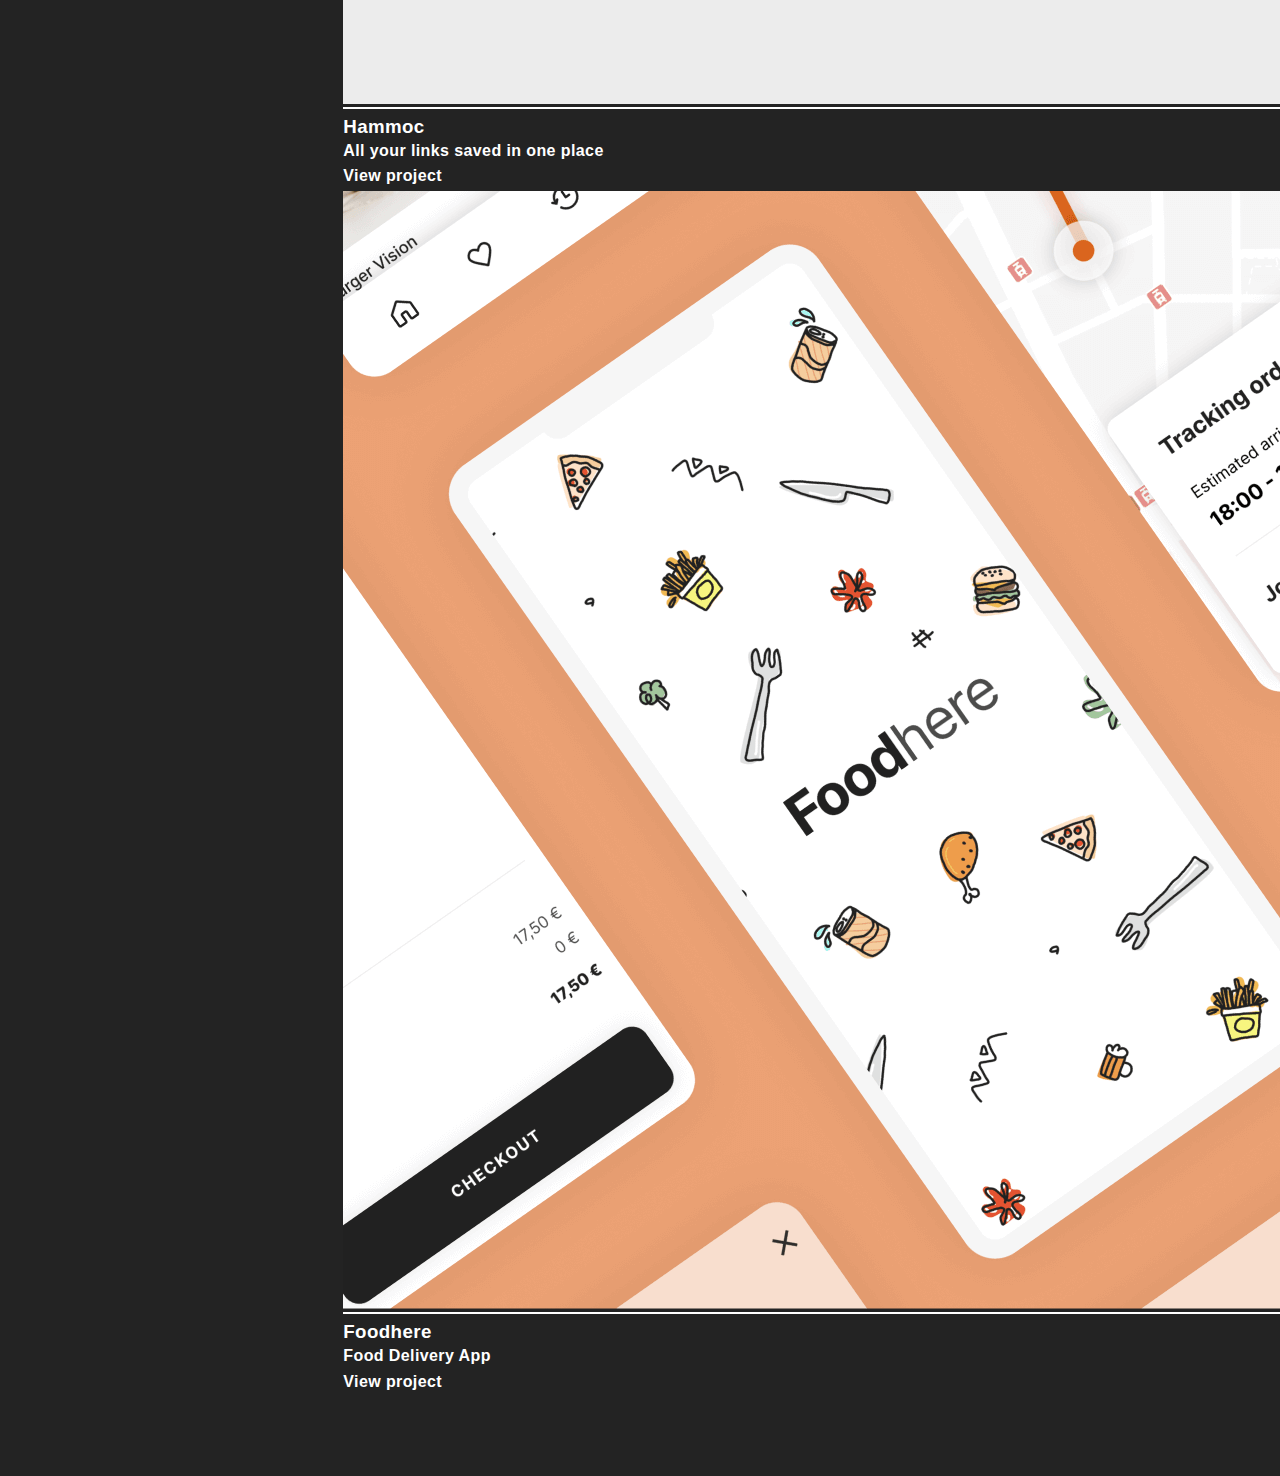
<file: old-index.html>
<!doctype html>
<html lang="en">

    <head>
        <title>Yu Bin Jee - Designer based in Berlin</title>
        <meta charset="utf-8">
        <meta name="viewport" content="width=device-width, initial-scale=1">
        <meta name="Description" content="Designer based in Berlin and who loves building things that live on the internet.">

        <meta property="og:title" content="Yu Bin Jee - Designer based in Berlin">
        <meta property="og:description" content="Designer based in Berlin and who loves building things that live on the internet.">
        <meta property="og:image" content="assets/img/og-img/preview.png">

        <!-- favicon -->
        <link rel="apple-touch-icon" sizes="180x180" href="assets/icon/favicon_io/apple-touch-icon.png">
        <link rel="icon" type="image/png" sizes="32x32" href="assets/icon/favicon_io/favicon-32x32.png">
        <link rel="icon" type="image/png" sizes="16x16" href="assets/icon/favicon_io/favicon-16x16.png">
        <link rel="manifest" href="/site.webmanifest">

        <!-- stylesheet -->
        <link rel="stylesheet" type="text/css" href="css/main.css">

        <link rel="preconnect" href="https://fonts.gstatic.com">

        <!-- Global site tag (gtag.js) - Google Analytics -->
        <script async src="https://www.googletagmanager.com/gtag/js?id=UA-143261376-1"></script>
        <script>
        window.dataLayer = window.dataLayer || [];
        function gtag(){dataLayer.push(arguments);}
        gtag('js', new Date());
        gtag('config', 'UA-143261376-1');
        </script>

    </head>

    <body>

        <header class="yb_container yb_header" id="myHeader">

            <!-- Logo -->
            <a href="index.html" class="yb_header-global__logo" title="Homepage">
                <p class="yb_header-global__logo-name">Yu Bin Jee</p>
            </a>

            <!-- Navigation -->
            <nav class="yb_navigation-global" role="navigation">
                <ul class="yb_navigation-global__list">
                    <li class="yb_navigation-global__list-item">
                        <a class="yb_navigation-global__list-item-link" href="index.html" title="Homepage">
                            Home
                        </a>
                    </li>
                    <li class="yb_navigation-global__list-item">
                        <a class="yb_navigation-global__list-item-link" href="#about" title="About me">
                            About
                        </a>
                    </li>
                    <li class="yb_navigation-global__list-item">
                        <a class="yb_navigation-global__list-item-link" href="#work" title="Recent projects">
                            Work
                        </a>
                    </li>
                    <li class="yb_navigation-global__list-item">
                        <a class="yb_navigation-global__list-item-link" href="#contact" title="Contact me">
                            Contact
                        </a>
                    </li>
                    <li class="yb_navigation-global__list-item">
                        <a class="yb_navigation-global__list-item-link" href="legal.html" title="Legal notice">
                            Legal notice
                        </a>
                    </li>
                </ul>
        </nav>

            <div class="yb_navigation-mobile">
                <div class="yb_navigation-mobile__line"></div>
                <div class="yb_navigation-mobile__line"></div>
                <button class="yb_navigation-mobile__button" role="button" aria-label="Open and close the navigation menu" id="nav-menu-toggle"></button>
                    
            </div>

        </header>

        <main role="main" id="mainContent">

            <!-- intro -->
            <section class="yb_container yb_section-intro">
                <div class="col-s-10 col-lg-10">

                    <!-- avatar -->
                    <div class="avatar-background">
                        <div class="cloud-group">
                            <div class="cloud-item">
                                <div class="cloud cloud-center"></div>
                                <div class="cloud cloud-left"></div>
                                <div class="cloud cloud-right"></div>
                            </div>
                            <div class="cloud-item">
                                <div class="cloud cloud-center"></div>
                                <div class="cloud cloud-left"></div>
                                <div class="cloud cloud-right"></div>
                            </div>
                            <div class="cloud-item">
                                <div class="cloud cloud-center"></div>
                                <div class="cloud cloud-left"></div>
                                <div class="cloud cloud-right"></div>
                            </div>
                        </div>
                        <div class="cloud-group">
                            <div class="cloud-item">
                                <div class="cloud cloud-center"></div>
                                <div class="cloud cloud-left"></div>
                                <div class="cloud cloud-right"></div>
                            </div>
                            <div class="cloud-item">
                                <div class="cloud cloud-center"></div>
                                <div class="cloud cloud-left"></div>
                                <div class="cloud cloud-right"></div>
                            </div>
                            <div class="cloud-item">
                                <div class="cloud cloud-center"></div>
                                <div class="cloud cloud-left"></div>
                                <div class="cloud cloud-right"></div>
                            </div>
                        </div>
                        <div class="avatar">
                            <div class="hair"></div>
                            <div class="fringe"></div>
                            <div class="face"></div>
                            <div class="eye"></div>
                            <div class="nose"></div>
                            <div class="mouth"></div>
                            <div class="neck"></div>
                            <div class="body"></div>
                        </div>
                    </div>

                    <!-- text -->
                    <h1 class="yb_section-intro__headline">
                        I’m Yu Bin. 👋<br>
                        I do <b>design</b> and <b>build</b> things for web.
                    </h1>
                    <p class="yb_section-intro__paragraph">
                        A <strong>Designer based in Berlin</strong> and who loves building things that live on the internet.<br>I focus on three things: <b style="color: rgb(105,64,165);">Figma</b>, <b style="color: rgb(217,115,13);">HTML</b> and <b style="color: rgb(173,26,114);">CSS</b>.
                    </p>

                </div>
            </section>

            <!-- about -->
            <section class="yb_container yb_section-about" id="about">
                <div class="col-s-10 col-sm-6">
                    <h2 class="yb_section-headline">About</h2>
                    <p class="yb_section-about__paragraph">
                        I'm a self-taught designer and builder. I was born in South Korea and then moved to Germany in 2005. I lived and worked in Berlin until 2020 and am currently working remotely from South Korea.
                        <br><br>
                        My main focus lies on designing (and occasionally building) effective solutions based on a user-centered strategy. 
                        <br><br>Currently, I design and develop digital media projects involving <strong>Branding</strong>, <strong>UX/UI</strong>, <strong>frontend development</strong> and work in collaboration with other developers. 
                    </p>
                    
                </div>
                <div class="col-xs-12 col-s-10 col-sm-3 col-sm-offset-1 col-lg-2 col-lg-offset-2 yb_section-about__experience-container">
                    <div class="yb_section-about__experience"> 
                        <p class="yb_section-about__experience-year">2020 - Present</p class="yb_section-about__experience-role">
                        <p class="yb_section-about__experience-role">Design</p>
                        <p class="yb_section-about__experience-headline">@ GO2 Markets</p>
                    </div>
                    <div class="yb_section-about__experience"> 
                        <p class="yb_section-about__experience-year">2019 - Present</p class="yb_section-about__experience-role">
                        <p class="yb_section-about__experience-role">Design</p>
                        <p class="yb_section-about__experience-headline">Freelance</p>
                    </div>
                    <div class="yb_section-about__experience">
                        <p class="yb_section-about__experience-year">2017 - 2019</p class="yb_section-about__experience-year">                     
                        <p class="yb_section-about__experience-role">Web design and frontend</p class="yb_section-about__experience-role">
                        <p class="yb_section-about__experience-headline">@ Loveco</p>                 
                    </div>
                    <div class="yb_section-about__experience">                   
                        <p class="yb_section-about__experience-year">2016</p class="yb_section-about__experience-year">
                        <p class="yb_section-about__experience-role">Web design</p class="yb_section-about__experience-role">
                        <p class="yb_section-about__experience-headline">@ Pagestreet</p>
                    </div>  
                    <a class="yb_button" href="assets/files/yubinjee-cv.pdf" title="Download CV of Yu Bin Jee" target="_blank">
                        <div class="pulsating-circle"></div>Download CV
                    </a>      
                </div>
            </section>

            <!-- Work -->
            <section class="yb_container yb_section-work" id="work">        
                <div class="col-s-10 col-sm-11 col-s-offset-1">
                    <h2 class="yb_section-headline">Work</h2>
                </div>
                <article class="yb_row yb_section-work__project" id="talentroad">
                    <div class="col-xs-12 col-sm-6 col-sm-offset-1 yb_img-container__dynamic">
                        <a href="talentroad.html" class="yb_img-container__link__dynamic" title="Project Talentroad">
                            <!-- img size: 
                                $breakpointExtraSmall (0-599): max. 600 * 280
                                $breakpointSmall (600-959): max. 885 * 400
                                $breakpointLarge (960-1440) max. 658 * 560
                            -->
                            <picture>
                                <source srcset="assets/img/projects/talentroad/thumbnail/talentroad_thumbnail_539x320.png" media="(max-width: 599px)">
                                <source srcset="assets/img/projects/talentroad/thumbnail/talentroad_thumbnail_863x400.png" media="(max-width: 959px)">
                                <source srcset="assets/img/projects/talentroad/thumbnail/talentroad_thumbnail_648x424.png" media="(min-width: 960px)">
                                <img src="assets/img/projects/talentroad/thumbnail/talentroad_thumbnail_648x424.png" class="yb_img-container__img__dynamic" alt="Screenshot of Talentroad Homepage" />
                            </picture>
                        </a>
                    </div>
                    <div class="col-s-8 col-s-offset-1 col-sm-5 col-sm-offset-0 yb_section-work__project-text-container">
                        <a class="yb_section-work__project-link" href="talentroad.html" title="Project Talentroad">                          
                            <h3 class="yb_section-work__project-headline">
                                Talentroad
                            </h3>
                            <h4 class="yb_section-work__project-paragraph">
                                Great talents deserve great companies
                            </h4>
                            <div class="yb_button">
                                <div class="pulsating-circle"></div>View project
                            </div> 
                        </a>
                    </div>
                </article>
                <article class="yb_row yb_section-work__project" id="loveco">
                    <div class="col-xs-12 col-sm-8 yb_img-container__dynamic">
                        <a href="loveco.html" class="yb_img-container__link__dynamic" title="Project Loveco">
                            <!-- img size: 
                                $breakpointExtraSmall (0-599): max. 600 * 280
                                $breakpointSmall (600-959): max. 864 * 400
                                $breakpointLarge (960-1440) max. 864 * 560
                            -->
                            <picture>
                                <source srcset="assets/img/projects/loveco/thumbnail/loveco_thumbnail_539x320.png" media="(max-width: 599px)">
                                <source srcset="assets/img/projects/loveco/thumbnail/loveco_thumbnail_863x400.png" media="(max-width: 959px)">
                                <source srcset="assets/img/projects/loveco/thumbnail/loveco_thumbnail_862x558.png" media="(min-width: 960px)">
                                <img src="assets/img/projects/loveco/thumbnail/loveco_thumbnail_862x558.png" class="yb_img-container__img__dynamic" alt="Screenshot of Loveco Homepage" />
                            </picture>
                        </a>
                    </div>
                    <div class="col-s-8 col-s-offset-1 col-sm-4 col-sm-offset-0 yb_section-work__project-text-container" title="Project Loveco">
                        <a class="yb_section-work__project-link" href="loveco.html"  title="Project Loveco">
                            <h3 class="yb_section-work__project-headline">
                                Loveco
                            </h3>
                            <h4 class="yb_section-work__project-paragraph">
                                Eco, fair and vegan fashion
                            </h4>
                            <div class="yb_button yb_section-work__project-button">
                                <div class="pulsating-circle"></div>View project
                            </div>
                        </a>
                    </div>
                </article>     
                <article class="yb_row yb_section-work__project" id="hammoc">
                    <div class="col-xs-12 col-sm-6 col-sm-offset-1 yb_img-container__dynamic">
                        <a href="hammoc.html" class="yb_img-container__link__dynamic" title="Project hammoc">
                            <!-- img size: 
                                $breakpointExtraSmall (0-599): max. 600 * 280
                                $breakpointSmall (600-959): max. 885 * 400
                                $breakpointLarge (960-1440) max. 658 * 560
                            -->
                            <picture>
                                <source srcset="assets/img/projects/hammoc/thumbnail/hammoc_thumbnail_539x320.jpg" media="(max-width: 599px)">
                                <source srcset="assets/img/projects/hammoc/thumbnail/hammoc_thumbnail_863x400.jpg" media="(max-width: 959px)">
                                <source srcset="assets/img/projects/hammoc/thumbnail/hammoc_thumbnail_648x424.jpg" media="(min-width: 960px)">
                                <img src="assets/img/projects/hammoc/thumbnail/hammoc_thumbnail_648x424.jpg" class="yb_img-container__img__dynamic" alt="hammoc logo" />
                            </picture>
                        </a>
                    </div>
                    <div class="col-s-8 col-s-offset-1 col-sm-5 col-sm-offset-0 yb_section-work__project-text-container">
                        <a class="yb_section-work__project-link" href="hammoc.html" title="Project hammoc">
                            <h3 class="yb_section-work__project-headline">
                                Hammoc
                            </h3>
                            <h4 class="yb_section-work__project-paragraph">
                                All your links saved in one place
                            </h4>
                            <div class="yb_button yb_section-work__project-button">
                                <div class="pulsating-circle"></div>View project
                            </div>
                        </a>
                    </div>
                </article>    
                <article class="yb_row yb_section-work__project" id="foodhere">
                    <div class="col-xs-12 col-sm-8 yb_img-container__dynamic">
                        <a href="foodhere.html" class="yb_img-container__link__dynamic" title="Project Foodhere">
                            <!-- img size: 
                                $breakpointExtraSmall (0-599): max. 600 * 280
                                $breakpointSmall (600-959): max. 864 * 400
                                $breakpointLarge (960-1440) max. 864 * 560
                            -->
                            <picture>
                                <source srcset="assets/img/projects/foodhere/thumbnail/foodhere_thumbnail_539x320.png" media="(max-width: 599px)">
                                <source srcset="assets/img/projects/foodhere/thumbnail/foodhere_thumbnail_863x400.png" media="(max-width: 959px)">
                                <source srcset="assets/img/projects/foodhere/thumbnail/foodhere_thumbnail_862x558.png" media="(min-width: 960px)">
                                <img src="assets/img/projects/foodhere/thumbnail/foodhere_thumbnail_862x558.png" class="yb_img-container__img__dynamic" alt="Screenshots of Foodhere Mobile App" />
                            </picture>
                        </a>
                    </div>
                    <div class="col-s-8 col-s-offset-1 col-sm-4 col-sm-offset-0 yb_section-work__project-text-container" title="Project Loveco">
                        <a class="yb_section-work__project-link" href="foodhere.html"  title="Project Loveco">
                            <h3 class="yb_section-work__project-headline">
                                Foodhere
                            </h3>
                            <h4 class="yb_section-work__project-paragraph">
                                Food Delivery App
                            </h4>
                            <div class="yb_button yb_section-work__project-button">
                                <div class="pulsating-circle"></div>View project
                            </div>
                        </a>
                    </div>
                </article>  
                <!--
                <article class="yb_row yb_section-work__project" id="fashion">
                    <div class="col-xs-12 col-sm-8 yb_img-container__dynamic">
                        <a href="fashion.html" class="yb_img-container__link__dynamic" title="Project fashion">
                            -->
                            <!-- img size: 
                                $breakpointExtraSmall (0-599): max. 600 * 280
                                $breakpointSmall (600-959): max. 864 * 400
                                $breakpointLarge (960-1440) max. 864 * 560
                            -->
                            <!--
                            <picture>
                                <source srcset="assets/img/projects/fashion/thumbnail/fashion_thumbnail_big.jpg" media="(max-width: 599px)">
                                <source srcset="assets/img/projects/fashion/thumbnail/fashion_thumbnail_big.jpg" media="(max-width: 959px)">
                                <source srcset="assets/img/projects/fashion/thumbnail/fashion_thumbnail_big.jpg" media="(min-width: 960px)">
                                <img src="assets/img/projects/fashion/thumbnail/fashion_thumbnail_big.jpg" class="yb_img-container__img__dynamic" alt="green rubber plant" />
                            </picture>
                        </a>
                    </div>
                    <div class="col-s-8 col-s-offset-1 col-sm-4 col-sm-offset-0 yb_section-work__project-text-container" title="Project Loveco">
                        <a class="yb_section-work__project-link" href="fashion.html"  title="Project fashion">
                            <h3 class="yb_section-work__project-headline">
                                Fashion
                            </h3>
                            <h4 class="yb_section-work__project-paragraph">
                                Making fashion accessible
                            </h4>
                            <div class="yb_button yb_section-work__project-button">
                                <div class="pulsating-circle"></div>View project
                            </div>
                        </a>
                    </div>
                </article>     -->
            </section>

            <!-- Contact -->
            <section class="yb_container yb_section-contact" id="contact">
                <div class="col-s-10">
                    <h2 class="yb_section-headline">Contact</h2>
                    <h3 class="yb_section-contact__headline">What's next?</h3>
                    <p class="yb_section-contact__paragraph">I am currently looking for a new challenge.<br> Feel free to get in touch.</p>
                    <a class="yb_button" href="mailto:yubin.jee@gmail.com" title="Send me an email to yubin.jee@gmail.com"><div class="pulsating-circle"></div>Leave a message</a>
                </div>
            </section>

            <!-- footer -->
            <footer class="yb_container yb_footer-global" id="footer">
                <div class="col-xs-12 col-s-8 yb_footer-global__text-container">
                    <p class="yb_footer-global__paragraph">
                        Designed & Built by Yu Bin Jee
                    </p>
                    <p class="yb_footer-global__copyright-note">
                        © 2019 Yu Bin Jee
                    </p>
                </div>
                <div class="col-xs-12 col-s-4 yb_footer-global__link-container">     
                    <a class="yb_footer-global__navigation-item" href="legal.html" title="Legal notice">
                        Legal notice
                    </a>
                </div>
                
            </footer>      

        </main>

        <script type="text/javascript" src="js/navigation.js"></script>

    </body>

</html>
</file>
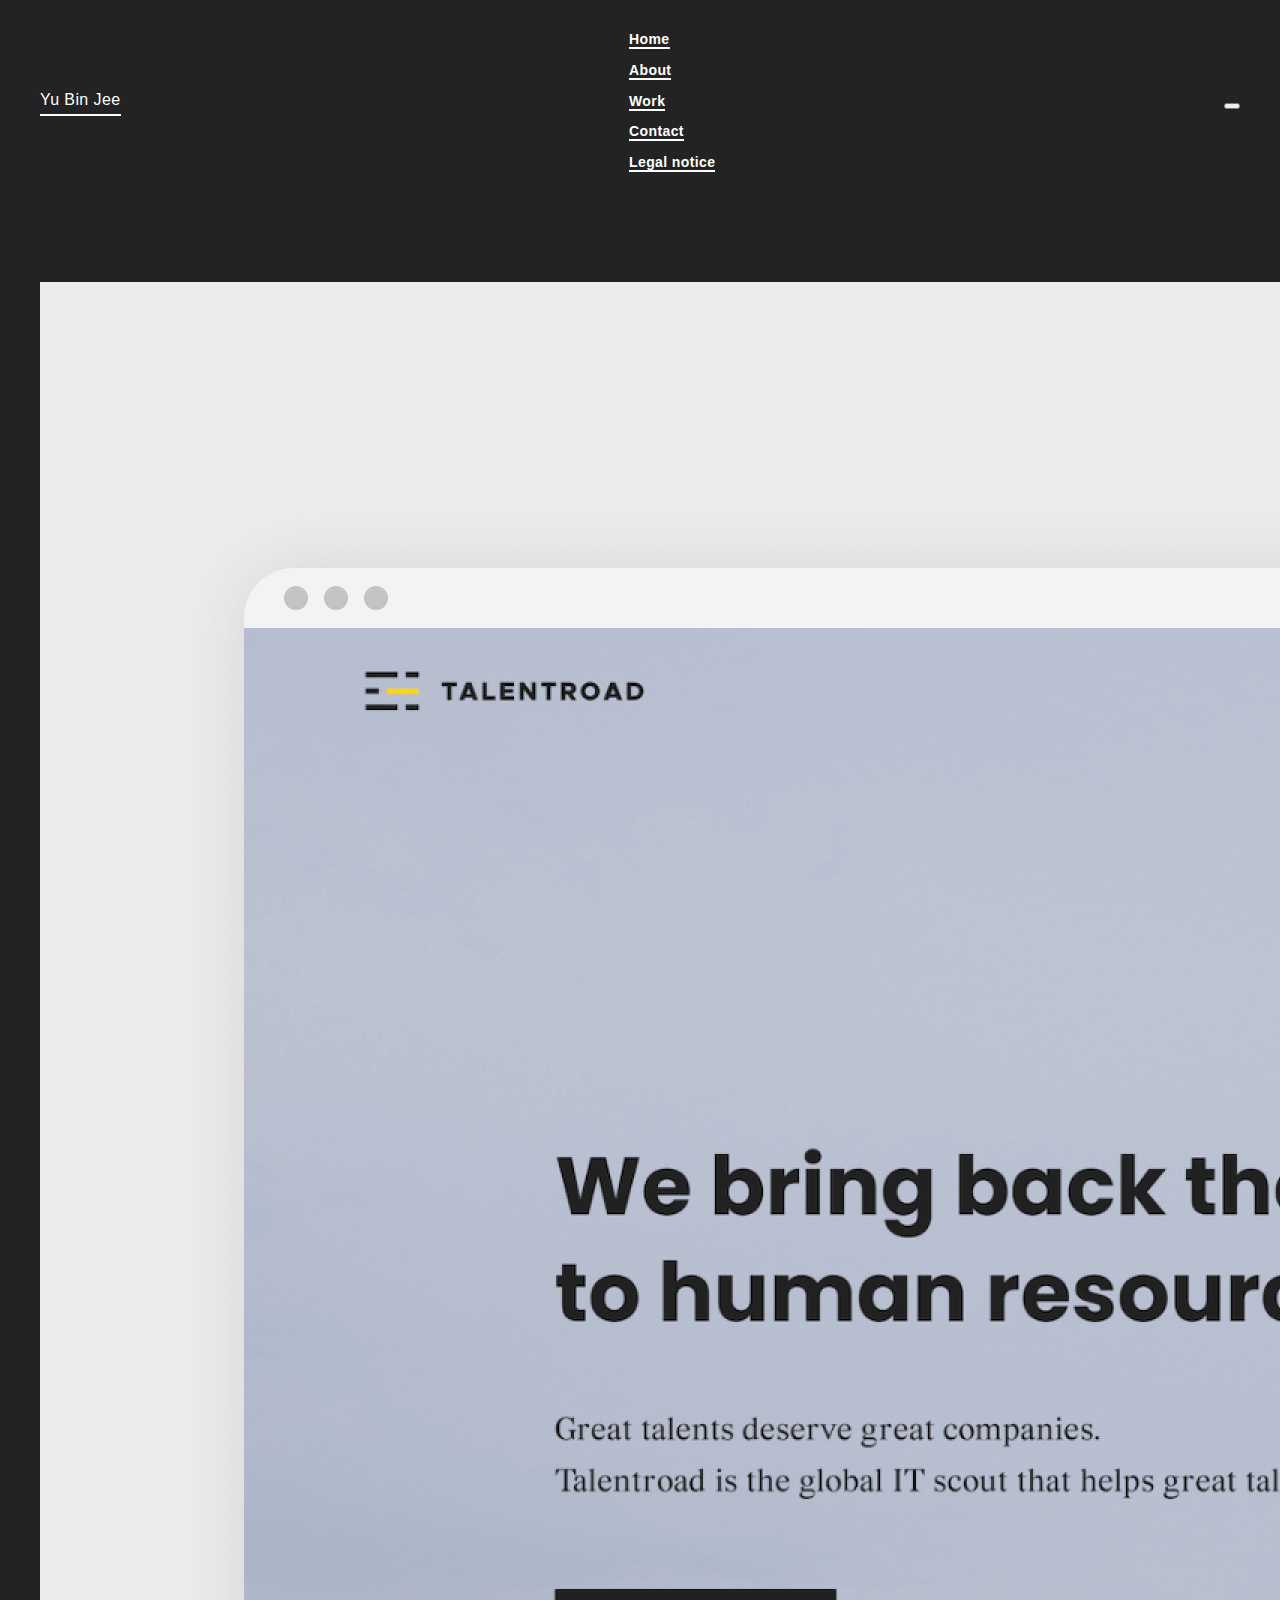
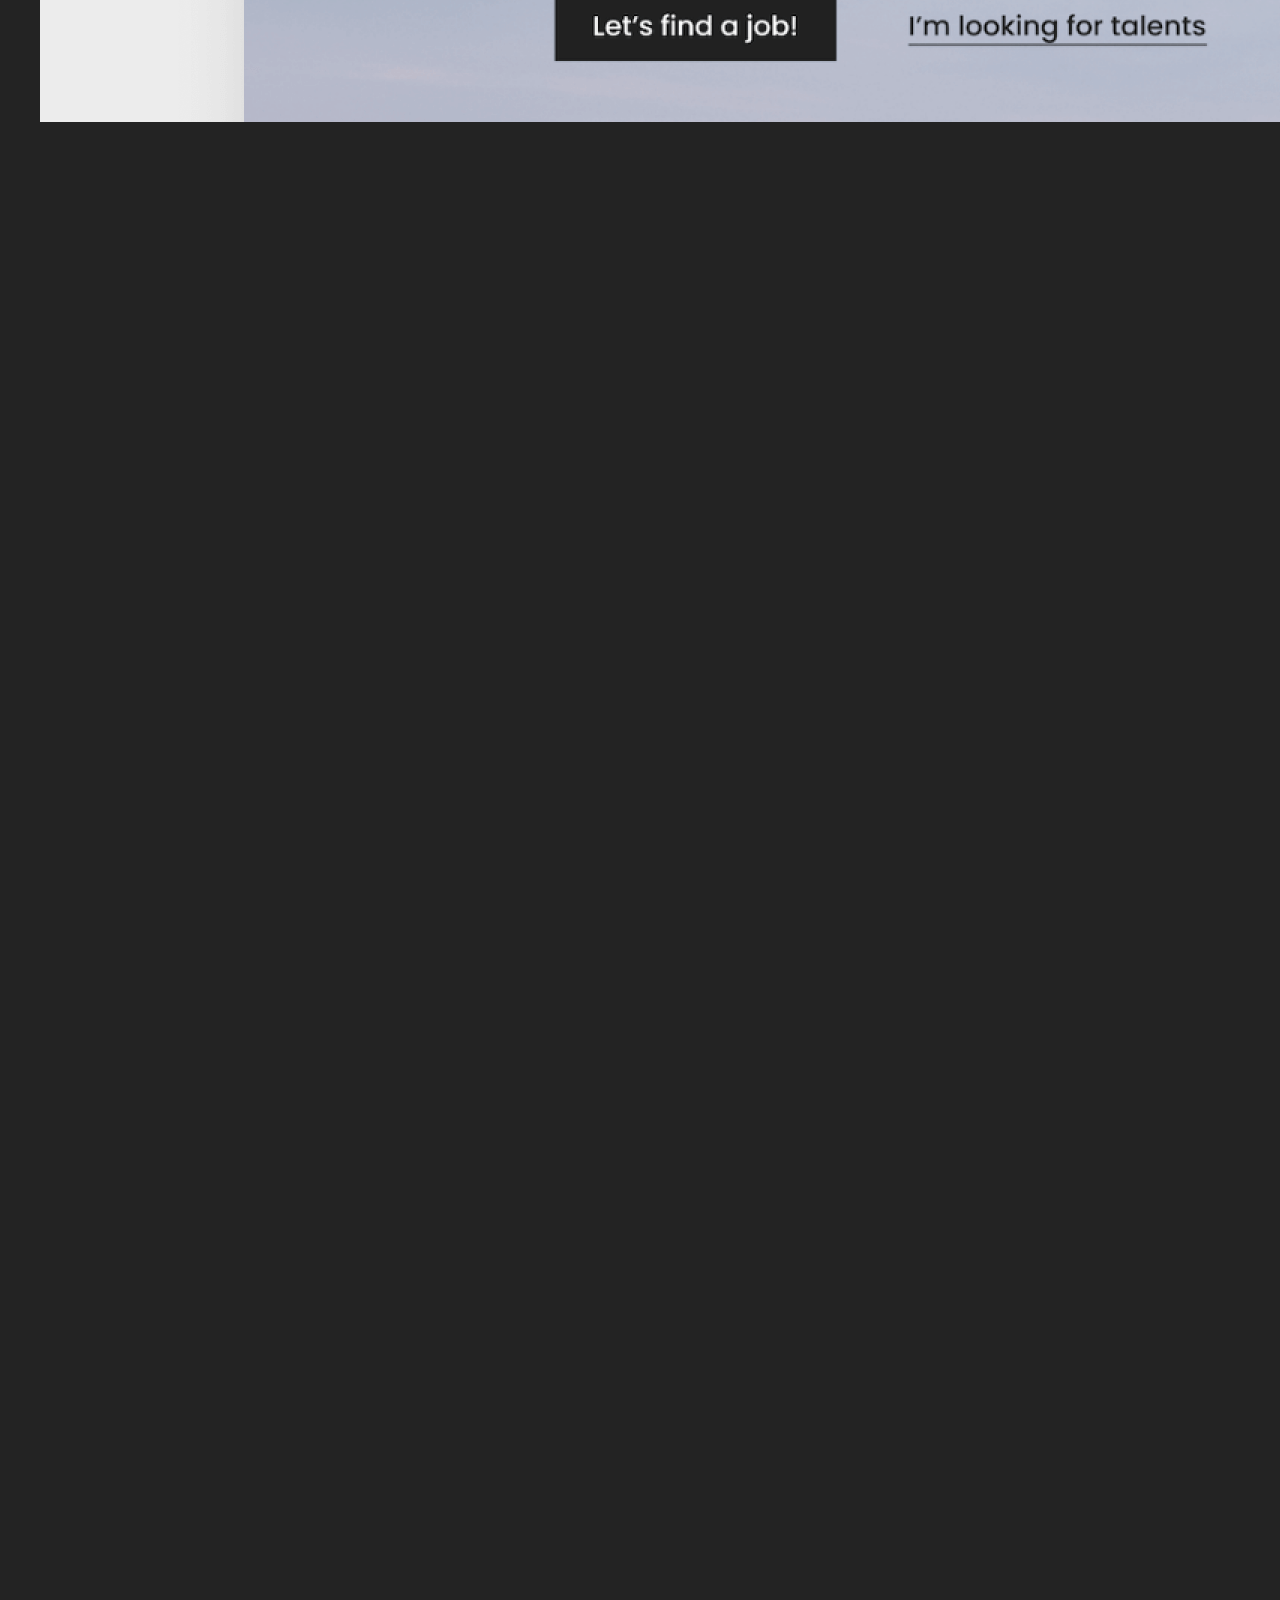
<file: talentroad.html>
<!doctype html>
<html lang="en">

    <head>
        <title>Project: Talentroad</title>
        <meta charset="utf-8">
        <meta name="viewport" content="width=device-width, initial-scale=1">
        <meta name="Description" content="Designer based in Berlin and who loves building things that live on the internet.">

        <meta property="og:title" content="Yu Bin Jee - Project: Talentroad">
        <meta property="og:description" content="Designer based in Berlin and who loves building things that live on the internet.">
        <meta property="og:image" content="assets/img/preview.png">

        <!-- favicon -->
        <link rel="apple-touch-icon" sizes="180x180" href="assets/icon/favicon_io/apple-touch-icon.png">
        <link rel="icon" type="image/png" sizes="32x32" href="assets/icon/favicon_io/favicon-32x32.png">
        <link rel="icon" type="image/png" sizes="16x16" href="assets/icon/favicon_io/favicon-16x16.png">
        <link rel="manifest" href="/site.webmanifest">

        <!-- stylesheet -->
        <link rel="stylesheet" type="text/css" href="css/main.css">

        <!-- Global site tag (gtag.js) - Google Analytics -->
        <script async src="https://www.googletagmanager.com/gtag/js?id=UA-143261376-1"></script>
        <script>
        window.dataLayer = window.dataLayer || [];
        function gtag(){dataLayer.push(arguments);}
        gtag('js', new Date());
        gtag('config', 'UA-143261376-1');
        </script>

    </head>

    <body class="yb_project-page__talentroad">

        <header class="yb_container yb_header" id="myHeader">

            <!-- Logo -->
            <a href="index.html" class="yb_header-global__logo" title="Homepage">
                <p class="yb_header-global__logo-name">Yu Bin Jee</p>
            </a>

            <!-- Navigation -->
            <nav class="yb_navigation-global" role="navigation">
                <ul class="yb_navigation-global__list">
                    <li class="yb_navigation-global__list-item">
                        <a class="yb_navigation-global__list-item-link" href="index.html" title="Homepage">
                            Home
                        </a>
                    </li>
                    <li class="yb_navigation-global__list-item">
                        <a class="yb_navigation-global__list-item-link" href="index.html#about" title="About me">
                            About
                        </a>
                    </li>
                    <li class="yb_navigation-global__list-item">
                        <a class="yb_navigation-global__list-item-link" href="index.html#work" title="Recent projects">
                            Work
                        </a>
                    </li>
                    <li class="yb_navigation-global__list-item">
                        <a class="yb_navigation-global__list-item-link" href="index.html#contact" title="Contact me">
                            Contact
                        </a>
                    </li>
                    <li class="yb_navigation-global__list-item">
                        <a class="yb_navigation-global__list-item-link" href="legal.html" title="Legal notice">
                            Legal notice
                        </a>
                    </li>
                </ul>
        </nav>

            <div class="yb_navigation-mobile">
                <div class="yb_navigation-mobile__line"></div>
                <div class="yb_navigation-mobile__line"></div>
                <button class="yb_navigation-mobile__button" role="button" aria-label="Open and close the navigation menu" id="nav-menu-toggle"></button>
                    
            </div>

        </header>

        <main role="main" id="mainContent">

            <!-- Thumbnail -->
            <section class="yb_container__fluid yb_section-thumbnail">
                <div class="yb_section-thumbnail__img-container">
                    <!-- img size: 
                            $breakpointExtraSmall (0-599): max. 599 * 400
                            $breakpointSmall (600-1023): max. 1023 * 400
                            $breakpointMedium (1024-1440) max. 1440 * 560
                        -->
                    <picture>
                        <source srcset="assets/img/projects/talentroad/thumbnail/big/talentroad_thumbnail_599x480.png" media="(max-width: 599px)">
                        <source srcset="assets/img/projects/talentroad/thumbnail/big/talentroad_thumbnail_1023x640.png" media="(max-width: 1023px)">
                        <source srcset="assets/img/projects/talentroad/thumbnail/big/talentroad_thumbnail_1440x720.png" media="(min-width: 1024px)">
                        <img src="assets/img/projects/talentroad/thumbnail/big/talentroad_thumbnail_1440x720.png" class="yb_section-thumbnail__img-container__img" alt="Screenshot of Talentroad Homepage" />
                    </picture>
                    <div class="yb_section-thumbnail__img-overlay">
                    </div>
                </div>
            </section>

            <!-- Brief --->
            <section class="yb_container yb_section-brief">

                <div class="col-xs-12 col-s-9 col-s-offset-3 col-sm-7 col-md-6 col-md-offset-4 col-lg-7 col-lg-offset-3 yb_section-brief__headline-container">
                    <h1 class="yb_section-brief__project-title">
                        Talentroad
                    </h1>
                    <h2 class="yb_section-brief__project-slogan">
                        Great talents deserve great companies
                    </h2>
                </div>

                <div class="col-xs-12 col-s-2 col-sm-offset-1 col-md-3 col-md-offset-1 yb_section-brief__notes-container">
                    <div class="yb_section-brief__notes">
                        <h3 class="yb_section-brief__notes-headline">
                            Year
                        </h3>
                        <p class="yb_section-brief__notes-paragraph">
                            2019
                        </p>
                    </div>
                    <div class="yb_section-brief__notes">
                        <h3 class="yb_section-brief__notes-headline">
                            Team
                        </h3>
                        <div>
                            <p class="yb_section-brief__notes-paragraph">
                                Yu Bin Jee
                            </p>
                            <p class="yb_section-brief__notes-paragraph">
                                <a class="yb_link" href="https://de.linkedin.com/in/roland-jee-2a4a7361" target="blank" title="LinkedIn profile of Roland Jee">Roland Jee</a>
                            </p>
                        </div>
                    </div>
                    <div class="yb_section-brief__notes">
                        <h3 class="yb_section-brief__notes-headline">
                            Role
                        </h3>
                        <p class="yb_section-brief__notes-paragraph">
                            Branding, UI
                        </p>
                    </div>
                </div>

                <div class="col-xs-12 col-s-9 col-s-offset-3 col-sm-7 col-md-6 col-md-offset-4 col-lg-7 col-lg-offset-3 yb_section-brief__text-container">
                    <p>
                        Talentroad is a global IT scout that helps great talents and companies come together. They handpick top global IT talents and ensure a higher likelihood of hiring success with less pain.
                        <br><br>
                        Our job was creating the brand identity as well as designing and developing the website. The client asked for an exceptional, fancy but professional visual concept to differentiate from their competitors (i.e. other recruiting companies). They wanted to appear modern and contemporary, but with humanity playing a major role at the same time.
                        
                        The client also wished for a logo in a decent relation to the "road" of the company's name.
                        <br><br>
                        The project is currently being implemented, you can view the progress <a class="yb_link" href="https://talentroad.de/" target="_blank" style="line-height: 1.3;"><b>hier</b></a>.
                    </p>
                    <!--<p class="yb_section-brief__text-container-notice">
                        * Notice: I do not guarantee that the current website looks like this.
                    </p>-->

                </div>
            </section>

            <!-- Content --->
            <section class="yb_container yb_section-content">

                <div class="col-xs-12 col-sm-11 col-md-11 yb_section-content__img-container">
                    <!-- img size: 
                        $breakpointExtraSmall (0-599): max. width 544
                        $breakpointSmall (600-959): max. width 864
                        $breakpointSmallMedium - Large (960-1440) max. width 1188
                    -->
                    <picture>
                        <source srcset="assets/img/projects/talentroad/styleguide/talentroad_styleguide__intro-logo_544.png" media="(max-width: 599px)">
                        <source srcset="assets/img/projects/talentroad/styleguide/talentroad_styleguide__intro-logo_864.png" media="(max-width: 959px)">
                        <source srcset="assets/img/projects/talentroad/styleguide/talentroad_styleguide__intro-logo_1188.png" media="(min-width: 960px)">
                        <img src="assets/img/projects/talentroad/styleguide/talentroad_styleguide__intro-logo_1188.png" class="yb_section-content__img" alt="Talentroad logo icon with a background image of curvy road" />
                    </picture>
                </div>

                <!--<div class="col-xs-12 col-sm-11 col-md-11 yb_section-content__img-container">
                     img size: 
                        $breakpointExtraSmall (0-599): max. width 544
                        $breakpointSmall (600-959): max. width 864
                        $breakpointSmallMedium - Large (960-1440) max. width 1188
                    
                    <picture>
                        <source srcset="assets/img/projects/talentroad/styleguide/talentroad_styleguide__concept-logo_1088.png" media="(max-width: 599px)">
                        <source srcset="assets/img/projects/talentroad/styleguide/talentroad_styleguide__concept-logo_1728.png" media="(max-width: 1023px)">
                        <source srcset="assets/img/projects/talentroad/styleguide/talentroad_styleguide__concept-logo_2376.png" media="(min-width: 1024px)">
                        <img src="assets/img/projects/talentroad/styleguide/talentroad_styleguide__concept-logo_2376.png" class="yb_section-content__img" alt="overview of Talentroad's styleguide" />
                    </picture>
                </div>-->

                <div class="col-xs-12 col-sm-11 col-md-11 yb_section-content__img-container" id="styleguideOverview">
                    <!-- img size: max. width 1188 -->
                    <img src="assets/img/projects/talentroad/styleguide/talentroad_styleguide__overview_2376.png" class="yb_section-content__img" alt="Overview of Talentroad styleguide" />
                </div>

                <div class="col-xs-12 col-sm-11 col-md-11 yb_section-content__img-container" id="websiteHome">
                    <!-- img size: max. width 929 -->
                    <img src="assets/img/projects/talentroad/website/talentroad_website__home_1858.png" class="yb_section-content__img" alt="Screenshot of Talentroad Homepage" />
                </div>

                <div class="col-xs-12 col-sm-11 col-md-11 yb_section-content__img-container" id="websiteOverview">
                    <!-- img size: max. width 929 -->
                    <img src="assets/img/projects/talentroad/website/talentroad_website__overview_1858.png" class="yb_section-content__img" alt="Screenshots of Talentroad Landingpages" />
                </div>

                <!--<div class="col-xs-12 col-sm-11 col-md-11 yb_section-content__img-container" id="websiteOverview">
                     img size: max. width 418 
                    <div class="yb_section-content__img-container__left-col">
                        <img src="assets/img/projects/talentroad/website/talentroad_website__talent_836.png" class="yb_section-content__img" alt="Screenshot of Talentroad Landingpage for talents" />
                    </div>
                    <div class="yb_section-content__img-container__right-col">
                        <img src="assets/img/projects/talentroad/website/talentroad_website__company_836.png" class="yb_section-content__img" alt="Screenshot of Talentroad Landingpage for companies" />
                        <img src="assets/img/projects/talentroad/website/talentroad_website__about_cropped_836.png" class="yb_section-content__img" alt="Screenshot of Talentroad Landingpage for company's information" />
                    </div>                   
                </div>-->

                <div class="col-xs-12 col-sm-11 col-md-11 yb_section-content__img-container" id="websiteAbout">
                    <img src="assets/img/projects/talentroad/website/talentroad_website__about_1858.png" class="yb_section-content__img" alt="Screenshot of Talentroad Landingpage for company's information" />
                </div>

                <div class="col-xs-12 col-sm-11 col-md-11 yb_section-content__img-container" id="websiteMobile">
                    <!-- img size: max. width 929 -->
                    <img src="assets/img/projects/talentroad/mobile/talentroad_mobile_1600.png" class="yb_section-content__img" alt="Screenshot of Talentroad mobile screens" />
                </div>
                <!--
                <div class="col-xs-12 col-sm-11 col-md-11 yb_section-content__img-container" id="websiteMobile">
                    <img src="assets/img/projects/talentroad/mobile/talentroad_mobile__process.png" class="yb_section-content__img" alt="Mobile screenshot of Talentroad" />
                    <img src="assets/img/projects/talentroad/mobile/talentroad_mobile__talent.png" class="yb_section-content__img" alt="Mobile screenshot of Talentroad" />
                    <img src="assets/img/projects/talentroad/mobile/talentroad_mobile__mission.png" class="yb_section-content__img" alt="Mobile screenshot of Talentroad" />
                </div>-->

            </section>

            <!-- Next -->
            <section class="yb_container yb_section-work" id="next">
                <div class="col-xs-12 col-s-6 col-sm-8 col-lg-8">
                    <h2 class="yb_section-headline">Next</h2>
                </div>
                <article class="yb_row yb_section-work__project" id="talentroad">
                    <div class="col-xs-12 col-sm-5 yb_img-container__dynamic">
                        <a href="loveco.html" class="yb_img-container__link__dynamic" title="Project Loveco">
                            <!-- img size: $breakpointLarge (960-1440) max. 658 * 560 (439 * 374) -->                      
                                <img src="assets/img/projects/loveco/thumbnail/loveco_thumbnail_540x373.png" class="yb_img-container__img__dynamic" alt="Screenshot of Loveco Homepage" />
                        </a>
                    </div>
                    <div class="col-xs-10 col-s-6 col-sm-3 col-sm-offset-1 yb_section-work__project-text-container">
                        <a class="yb_section-work__project-link" href="loveco.html" title="Project Loveco">
                            <h3 class="yb_section-work__project-headline">
                                Loveco
                            </h3>
                            <h4 class="yb_section-work__project-paragraph">
                                Eco, fair and vegan fashion
                            </h4>
                            <div class="yb_button yb_section-work__project-button">
                                <div class="pulsating-circle"></div>View project
                            </div>
                        </a>
                    </div>
                </article> 
            </section>

            <!-- footer -->
            <footer class="yb_container yb_footer-global" id="footer">
                <div class="col-xs-12 col-s-10 yb_footer-global__text-container">
                    <p class="yb_footer-global__paragraph">
                        Designed & Built by Yu Bin Jee
                    </p>
                    <p class="yb_footer-global__copyright-note">
                        © 2019 Yu Bin Jee
                    </p>
                </div>
                <a class="col-xs-12 col-s-2 yb_footer-global__navigation-item" href="legal.html" title="Legal notice">
                    Legal notice
                </a>
            </footer>      

        </main>

        <script type="text/javascript" src="js/navigation.js"></script>

    </body>

</html>
</file>
<file: css/new.css>
* {
  -webkit-box-sizing: border-box;
          box-sizing: border-box; }

html {
  min-width: 100vw;
  min-height: 100vh;
  /*background: linear-gradient(114.32deg, #3A3D41 0%, #212623 50.52%, #1F2123 100%);*/
  background: #232323;
  color: white; }

body {
  margin: 0;
  font-size: 16px;
  font-family: 'Manrope', sans-serif;
  letter-spacing: 0.4px;
  line-height: 1.8; }

.img {
  width: 100%;
  height: 100%;
  -o-object-fit: cover;
     object-fit: cover; }

h1, h2, h3, h4, h5, h6 {
  margin: 0;
  line-height: 1.4; }

h1 {
  font-size: 60px; }

p {
  margin: 0;
  font-weight: 300;
  max-width: 640px; }

a {
  color: inherit;
  text-decoration: none;
  border-bottom: solid 2px;
  border-color: inherit;
  font-weight: 600;
  white-space: nowrap; }

.link-arrow::after {
  content: url(../assets/icon/arrow-social.svg);
  margin-left: 4px; }

ul {
  list-style-type: none;
  margin: 0;
  padding: 0; }

li {
  font-size: 14px;
  line-height: 2.2;
  font-weight: 200; }

header, main, footer {
  max-width: 1440px;
  padding: 0 40px;
  margin: auto; }

header {
  display: -webkit-box;
  display: -ms-flexbox;
  display: flex;
  -webkit-box-pack: justify;
      -ms-flex-pack: justify;
          justify-content: space-between;
  -webkit-box-align: center;
      -ms-flex-align: center;
          align-items: center;
  padding-top: 24px;
  padding-bottom: 24px; }

.logo {
  border-bottom: none;
  text-transform: uppercase;
  font-weight: 800;
  font-size: 14px;
  letter-spacing: 0.8px; }

.social {
  margin-left: 64px;
  font-size: 14px; }

main {
  display: -webkit-box;
  display: -ms-flexbox;
  display: flex;
  -webkit-box-pack: justify;
      -ms-flex-pack: justify;
          justify-content: space-between;
  padding-top: 80px;
  padding-bottom: 80px; }

.text-container {
  margin-top: 40px;
  width: 100%;
  padding-right: 80px; }

.subtitle {
  margin-top: 16px;
  margin-bottom: 40px; }

.hand {
  -webkit-animation-name: wave-animation;
          animation-name: wave-animation;
  /* Refers to the name of your @keyframes element below */
  -webkit-animation-duration: 2.5s;
          animation-duration: 2.5s;
  /* Change to speed up or slow down */
  -webkit-animation-iteration-count: infinite;
          animation-iteration-count: infinite;
  /* Never stop waving :) */
  -webkit-transform-origin: 70% 70%;
          transform-origin: 70% 70%;
  /* Pivot around the bottom-left palm */
  display: inline-block; }

@-webkit-keyframes wave-animation {
  0% {
    -webkit-transform: rotate(0deg);
            transform: rotate(0deg); }
  10% {
    -webkit-transform: rotate(14deg);
            transform: rotate(14deg); }
  /* The following five values can be played with to make the waving more or less extreme */
  20% {
    -webkit-transform: rotate(-8deg);
            transform: rotate(-8deg); }
  30% {
    -webkit-transform: rotate(14deg);
            transform: rotate(14deg); }
  40% {
    -webkit-transform: rotate(-4deg);
            transform: rotate(-4deg); }
  50% {
    -webkit-transform: rotate(10deg);
            transform: rotate(10deg); }
  60% {
    -webkit-transform: rotate(0deg);
            transform: rotate(0deg); }
  /* Reset for the last half to pause */
  100% {
    -webkit-transform: rotate(0deg);
            transform: rotate(0deg); } }

@keyframes wave-animation {
  0% {
    -webkit-transform: rotate(0deg);
            transform: rotate(0deg); }
  10% {
    -webkit-transform: rotate(14deg);
            transform: rotate(14deg); }
  /* The following five values can be played with to make the waving more or less extreme */
  20% {
    -webkit-transform: rotate(-8deg);
            transform: rotate(-8deg); }
  30% {
    -webkit-transform: rotate(14deg);
            transform: rotate(14deg); }
  40% {
    -webkit-transform: rotate(-4deg);
            transform: rotate(-4deg); }
  50% {
    -webkit-transform: rotate(10deg);
            transform: rotate(10deg); }
  60% {
    -webkit-transform: rotate(0deg);
            transform: rotate(0deg); }
  /* Reset for the last half to pause */
  100% {
    -webkit-transform: rotate(0deg);
            transform: rotate(0deg); } }
.has--top-border {
  margin-top: 184px;
  padding-top: 40px;
  border-top: 1px solid #525252; }

.list-wrapper {
  display: -webkit-box;
  display: -ms-flexbox;
  display: flex; }

.list-wrapper > li {
  width: 50%;
  max-width: 240px; }

.cap-title {
  text-transform: uppercase;
  font-size: 14px;
  font-weight: 700;
  letter-spacing: 1px;
  margin-bottom: 8px;
  display: block; }

.img-container {
  max-width: 440px;
  max-height: 440px;
  border-radius: 100%;
  overflow: hidden; }

footer {
  padding-top: 40px;
  padding-bottom: 24px;
  display: -webkit-box;
  display: -ms-flexbox;
  display: flex;
  -webkit-box-pack: justify;
      -ms-flex-pack: justify;
          justify-content: space-between;
  -webkit-box-align: end;
      -ms-flex-align: end;
          align-items: flex-end;
  font-size: 14px;
  color: #cfcfcf; }
  footer a {
    color: white; }

@media (max-width: 1024px) {
  header, main, footer {
    padding-left: 80px;
    padding-right: 80px; }

  main {
    -ms-flex-wrap: wrap;
        flex-wrap: wrap; }

  .img-container {
    -webkit-box-ordinal-group: 2;
        -ms-flex-order: 1;
            order: 1;
    width: 240px;
    height: 240px;
    overflow: hidden;
    border-radius: 100%; }

  .text-container {
    -webkit-box-ordinal-group: 3;
        -ms-flex-order: 2;
            order: 2;
    padding-right: 0; } }
@media (max-width: 680px) {
  header, main, footer {
    padding-left: 24px;
    padding-right: 24px; }

  .social {
    margin-left: 6vw; }

  main {
    padding-top: 40px; }

  .img-container {
    width: 40vw;
    height: 40vw;
    min-width: 200px;
    min-height: 200px; }

  h1 {
    font-size: 40px; }

  .is--hidden-mobile {
    display: none; }

  .has--top-border {
    margin-top: 80px; }

  footer {
    padding-top: 0;
    -ms-flex-wrap: wrap;
        flex-wrap: wrap; }
    footer section:first-child {
      width: 100%;
      border-top: 1px solid #525252;
      padding-top: 40px;
      padding-bottom: 40px; } }

/*# sourceMappingURL=new.css.map */
</file>
<file: css/main.css>
/*@import "abstracts/variables";
@import "abstracts/grid";
@import "abstracts/mixin";

@import "base/animation";
@import "base/global";
@import "base/typography";

@import "home";
@import "project";
@import "legal";*/
* {
  box-sizing: border-box; }

html {
  min-width: 100vw;
  min-height: 100vh;
  /*background: linear-gradient(114.32deg, #3A3D41 0%, #212623 50.52%, #1F2123 100%);*/
  background: #232323;
  color: white; }

body {
  margin: 0;
  font-size: 16px;
  font-family: 'Manrope', sans-serif;
  letter-spacing: 0.4px;
  line-height: 1.8; }

.img {
  width: 100%;
  height: 100%;
  object-fit: cover; }

h1, h2, h3, h4, h5, h6 {
  margin: 0;
  line-height: 1.4; }

h1 {
  font-size: 60px; }

p {
  margin: 0;
  font-weight: 300;
  max-width: 640px; }

a {
  color: inherit;
  text-decoration: none;
  border-bottom: solid 2px;
  border-color: inherit;
  font-weight: 600;
  white-space: nowrap; }

.link-arrow::after {
  content: url(../assets/icon/arrow-social.svg);
  margin-left: 4px; }

ul {
  list-style-type: none;
  margin: 0;
  padding: 0; }

li {
  font-size: 14px;
  line-height: 2.2;
  font-weight: 200; }

header, main, footer {
  max-width: 1440px;
  padding: 0 40px;
  margin: auto; }

header {
  display: flex;
  justify-content: space-between;
  align-items: center;
  padding-top: 24px;
  padding-bottom: 24px; }

.logo {
  border-bottom: none;
  text-transform: uppercase;
  font-weight: 800;
  font-size: 14px;
  letter-spacing: 0.8px; }

.social {
  margin-left: 64px;
  font-size: 14px; }

main {
  display: flex;
  justify-content: space-between;
  padding-top: 80px;
  padding-bottom: 80px; }

.text-container {
  margin-top: 40px;
  width: 100%;
  padding-right: 80px; }

.subtitle {
  margin-top: 16px;
  margin-bottom: 40px; }

.hand {
  animation-name: wave-animation;
  /* Refers to the name of your @keyframes element below */
  animation-duration: 2.5s;
  /* Change to speed up or slow down */
  animation-iteration-count: infinite;
  /* Never stop waving :) */
  transform-origin: 70% 70%;
  /* Pivot around the bottom-left palm */
  display: inline-block; }

@keyframes wave-animation {
  0% {
    transform: rotate(0deg); }
  10% {
    transform: rotate(14deg); }
  /* The following five values can be played with to make the waving more or less extreme */
  20% {
    transform: rotate(-8deg); }
  30% {
    transform: rotate(14deg); }
  40% {
    transform: rotate(-4deg); }
  50% {
    transform: rotate(10deg); }
  60% {
    transform: rotate(0deg); }
  /* Reset for the last half to pause */
  100% {
    transform: rotate(0deg); } }
.has--top-border {
  margin-top: 184px;
  padding-top: 40px;
  border-top: 1px solid #525252; }

.list-wrapper {
  display: flex; }

.list-wrapper > li {
  width: 50%;
  max-width: 240px; }

.cap-title {
  text-transform: uppercase;
  font-size: 14px;
  font-weight: 700;
  letter-spacing: 1px;
  margin-bottom: 8px;
  display: block; }

.img-container {
  max-width: 440px;
  max-height: 440px;
  border-radius: 100%;
  overflow: hidden; }

footer {
  padding-top: 40px;
  padding-bottom: 24px;
  display: flex;
  justify-content: space-between;
  align-items: flex-end;
  font-size: 14px;
  color: #cfcfcf; }
  footer a {
    color: white; }

@media (max-width: 1024px) {
  header, main, footer {
    padding-left: 80px;
    padding-right: 80px; }

  main {
    flex-wrap: wrap; }

  .img-container {
    order: 1;
    width: 240px;
    height: 240px;
    overflow: hidden;
    border-radius: 100%; }

  .text-container {
    order: 2;
    padding-right: 0; } }
@media (max-width: 680px) {
  header, main, footer {
    padding-left: 24px;
    padding-right: 24px; }

  .social {
    margin-left: 6vw; }

  main {
    padding-top: 40px; }

  .img-container {
    width: 40vw;
    height: 40vw;
    min-width: 200px;
    min-height: 200px; }

  h1 {
    font-size: 40px; }

  .is--hidden-mobile {
    display: none; }

  .has--top-border {
    margin-top: 80px; }

  footer {
    padding-top: 0;
    flex-wrap: wrap; }
    footer section:first-child {
      width: 100%;
      border-top: 1px solid #525252;
      padding-top: 40px;
      padding-bottom: 40px; } }

/*# sourceMappingURL=main.css.map */
</file>
